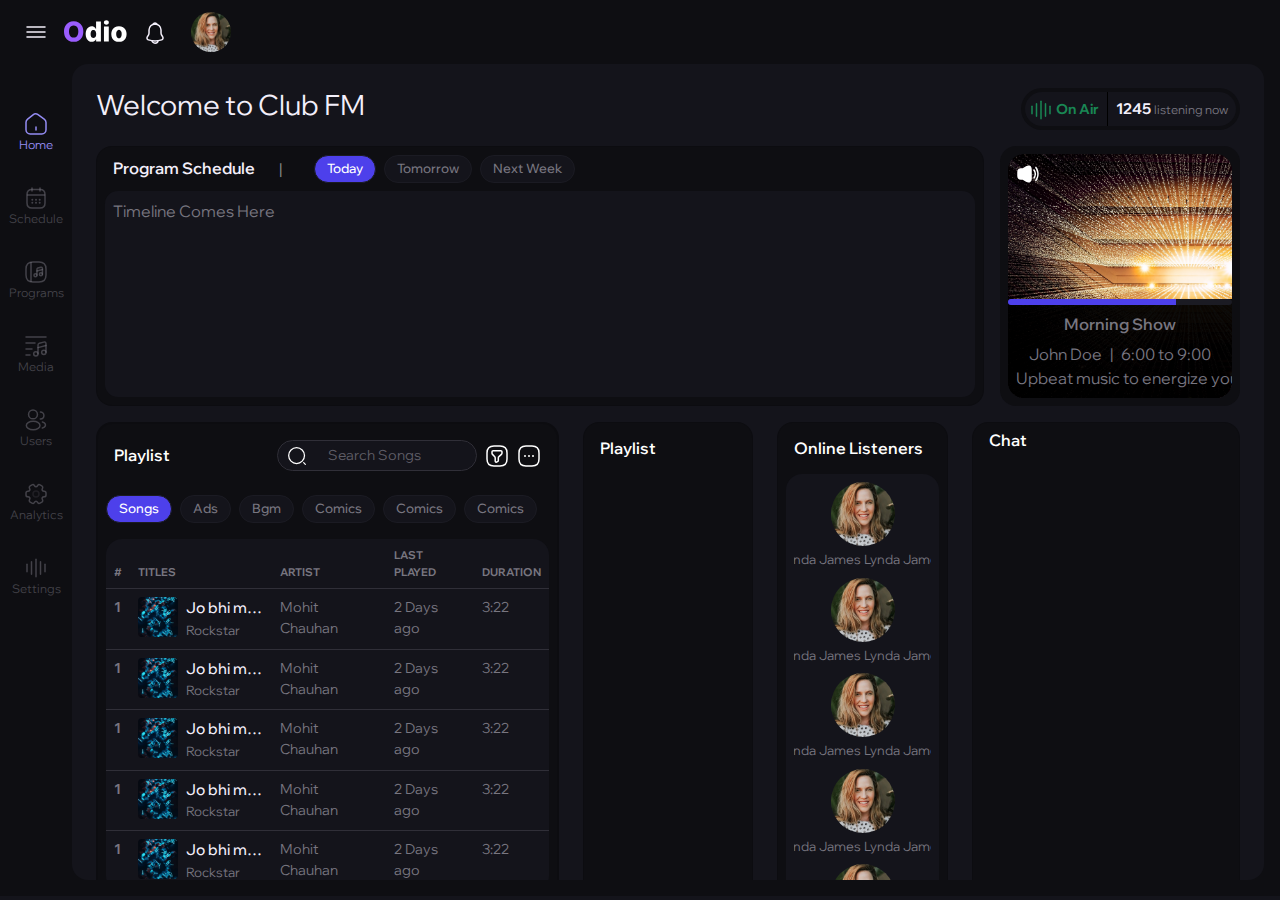
<file: index.html>
<!doctype html>
<html lang="en" data-bs-theme="dark">

<head>
    <meta charset="utf-8">
    <meta name="viewport" content="width=device-width, initial-scale=1">
    <title>Bootstrap demo</title>
    <link rel="stylesheet" href="scss/bootstrap/bootstrap.css">
    <link rel="stylesheet" href="scss/style.css">
</head>

<body>
    <div class="page-wrapper">
        <header class="main-header bg-dark-subtle">
            <svg class="ic-24 text-light">
                <use xlink:href="img/icon_sprite.svg#ic-menu" />
            </svg>
            <a href="/" class="main-logo">
                <img src="/img/logo.svg" alt="logo">
            </a>
            <div class="d-flex gap-4 align-items-center">
                <a href="" class="cursor-pointer">
                    <svg class="ic-24 text-light">
                        <use xlink:href="img/icon_sprite.svg#ic-bell" />
                    </svg>
                </a>
                <div class="dropdown">
                    <div class="avatar-5 cursor-pointer" type="button" data-bs-toggle="dropdown" aria-expanded="false">
                        <img src="img/avatar.jpeg" alt="avatar">
                    </div>
                    <ul class="dropdown-menu">
                        <li><a class="dropdown-item" href="#">Settings</a></li>
                        <li><a class="dropdown-item" href="#">Profile</a></li>
                        <li><a class="dropdown-item" href="#">Sign out</a></li>
                    </ul>
                </div>
            </div>
        </header>

        <section class="main-section bg-dark-subtle">
            <aside class="main-left-menu h-100 bg-dark-subtle">
                <ul class="main-menu pt-5">
                    <li class="active">
                        <a href="">
                            <svg class="ic-24">
                                <use xlink:href="img/icon_sprite.svg#ic-home" />
                            </svg>
                            Home
                        </a>
                    </li>
                    <li>
                        <a href="">
                            <svg class="ic-24">
                                <use xlink:href="img/icon_sprite.svg#ic-schedule" />
                            </svg>
                            Schedule
                        </a>
                    </li>
                    <li>
                        <a href="">
                            <svg class="ic-24">
                                <use xlink:href="img/icon_sprite.svg#ic-program" />
                            </svg>
                            Programs
                        </a>
                    </li>
                    <li>
                        <a href="">
                            <svg class="ic-24">
                                <use xlink:href="img/icon_sprite.svg#ic-media" />
                            </svg>
                            Media
                        </a>
                    </li>
                    <li>
                        <a href="">
                            <svg class="ic-24">
                                <use xlink:href="img/icon_sprite.svg#ic-users" />
                            </svg>
                            Users
                        </a>
                    </li>
                    <li>
                        <a href="">
                            <svg class="ic-24">
                                <use xlink:href="img/icon_sprite.svg#ic-settings" />
                            </svg>
                            Analytics
                        </a>
                    </li>
                    <li>
                        <a href="">
                            <svg class="ic-24">
                                <use xlink:href="img/icon_sprite.svg#ic-online" />
                            </svg>
                            Settings
                        </a>
                    </li>
                </ul>
            </aside>
            <section class="p-4 main-content bg-body page-dashboard">

                <div class="row align-items-center">
                    <div class="col-6">
                        <h3 class="fw-light text-light-emphasis">Welcome to Club FM</h3>
                    </div>
                    <div class="col-6 d-grid justify-content-end">
                        <div class="bg-dark-subtle p-1 rounded-5">
                            <div class="bg-body rounded-5 border-black border-1 auto-fr gap-1">
                                <div class="p-1">
                                    <svg class="ic-24 text-success">
                                        <use xlink:href="img/icon_sprite.svg#ic-online" />
                                    </svg>
                                    <span class="f-14 fw-bold text-success">On Air</span>
                                </div>
                                <div class="border-start border-black h-100 p-1 ps-2 pe-2">
                                    <span class="f-15 fw-bold text-light-emphasis">1245</span>
                                    <span class="f-12 text-body">listening now</span>
                                </div>
                            </div>
                        </div>
                    </div>
                </div>

                <div class="timeline-container">
                    <div class="timeline-wrapper">
                        <div class="box-style rounded-4 h-100 row-auto-fr">
                            <div class="px-3 pt-2 d-flex gap-4 justify-content-start align-items-center">
                                <h6 class="text-light-emphasis m-0">Program Schedule</h6>
                                <span class="text-white-50">|</span>
                                <div>
                                    <ul class="rounded-chips px-2">
                                        <li class="active">
                                            <a href="">Today</a>
                                        </li>
                                        <li>
                                            <a href="">Tomorrow</a>
                                        </li>
                                        <li>
                                            <a href="">Next Week</a>
                                        </li>
                                    </ul>
                                </div>
                            </div>
                            <div class="p-2">
                                <div class="bg-body rounded-3 border-black border-1 h-100 p-2">
                                    Timeline Comes Here
                                </div>
                            </div>
                        </div>
                    </div>
                    <!-- end timeline-wrapper -->

                    <div class="player-wrapper bg-dark-subtle p-2 rounded-4">
                        <div class="player-bg text-truncate" style="background-image: url(img/3.jpg);">
                            <button type="button" class="btn btn-icon-md">
                                <svg class="ic-24 text-white">
                                    <use xlink:href="img/icon_sprite.svg#ic-speaker" />
                                </svg>
                            </button>
                            <div class="player-content">
                                <div class="progress playing-progress" aria-valuenow="75" aria-valuemin="0"
                                    aria-valuemax="100">
                                    <div class="progress-bar w-75"></div>
                                </div>
                                <h6>Morning Show</h6>
                                <div class="d-flex gap-2 justify-content-center">
                                    <span>John Doe</span> <span>|</span> <span>6:00 to 9:00</span>
                                </div>
                                <p class="slide-left">Upbeat music to energize your morning.</p>
                            </div>
                        </div>
                    </div>
                    <!-- end timeline-wrapper -->
                </div>
                <!-- end  timeline-container-->

                <div class="row">
                    <div class="col-5">
                        <div class="box-style rounded-4 h-100">
                            <div class="box-style rounded-4 h-100">
                                <div class="px-3 pt-3 auto-fr justify-content-start align-items-center pb-4">
                                    <h6 class="text-white m-0">Playlist</h6>
                                    <div class="g-col align-items-center justify-content-end gap-2">
                                        <div class="search-style">
                                            <div class="icon-container">
                                                <svg class="ic-20 text-white">
                                                    <use xlink:href="img/icon_sprite.svg#ic-search" />
                                                </svg>
                                            </div>
                                            <input type="search" class="form-control form-control-sm" placeholder="Search Songs">
                                        </div>


                                        <svg class="ic-24 text-white">
                                            <use xlink:href="img/icon_sprite.svg#ic-filter" />
                                        </svg>
                                        <svg class="ic-24 text-white">
                                            <use xlink:href="img/icon_sprite.svg#ic-more-box" />
                                        </svg>
                                    </div>
                                </div>
                                <!-- end header -->
                                <ul class="rounded-chips px-2 pb-2">
                                    <li class="active">
                                        <a href="">Songs</a>
                                    </li>
                                    <li>
                                        <a href="">Ads</a>
                                    </li>
                                    <li>
                                        <a href="">Bgm</a>
                                    </li>
                                    <li>
                                        <a href="">Comics</a>
                                    </li>
                                    <li>
                                        <a href="">Comics</a>
                                    </li>
                                    <li>
                                        <a href="">Comics</a>
                                    </li>
                                </ul>
                                <!-- end chips -->
                                <div class="p-2">
                                    <div class="bg-body rounded-4 overflow-auto">
                                        <table class="table m-0">
                                            <thead class="f-11">
                                              <tr>
                                                <th scope="col">#</th>
                                                <th scope="col">TITLES</th>
                                                <th scope="col">ARTIST</th>
                                                <th scope="col">LAST PLAYED</th>
                                                <th scope="col">DURATION</th>
                                              </tr>
                                            </thead>
                                            <tbody class="f-14">
                                              <tr>
                                                <th scope="row">1</th>
                                                <td>
                                                    <div class="g-col justify-content-start gap-2">
                                                        <div class="box-img-5">
                                                            <img src="img/2.jpg">
                                                        </div>
                                                        <div class="text-truncate">
                                                            <div class="fw-medium f-15 text-light text-truncate">Jo bhi main</div>
                                                            <span class="f-13 text-body text-truncate">Rockstar</span>
                                                        </div>
                                                    </div>
                                                </td>
                                                <td>Mohit Chauhan</td>
                                                <td>2 Days ago</td>
                                                <td>3:22</td>
                                              </tr>
                                              <tr>
                                                <th scope="row">1</th>
                                                <td>
                                                    <div class="g-col justify-content-start gap-2">
                                                        <div class="box-img-5">
                                                            <img src="img/2.jpg">
                                                        </div>
                                                        <div class="text-truncate">
                                                            <div class="fw-medium f-15 text-light text-truncate">Jo bhi main</div>
                                                            <span class="f-13 text-body text-truncate">Rockstar</span>
                                                        </div>
                                                    </div>
                                                </td>
                                                <td>Mohit Chauhan</td>
                                                <td>2 Days ago</td>
                                                <td>3:22</td>
                                              </tr>
                                              <tr>
                                                <th scope="row">1</th>
                                                <td>
                                                    <div class="g-col justify-content-start gap-2">
                                                        <div class="box-img-5">
                                                            <img src="img/2.jpg">
                                                        </div>
                                                        <div class="text-truncate">
                                                            <div class="fw-medium f-15 text-light text-truncate">Jo bhi main</div>
                                                            <span class="f-13 text-body text-truncate">Rockstar</span>
                                                        </div>
                                                    </div>
                                                </td>
                                                <td>Mohit Chauhan</td>
                                                <td>2 Days ago</td>
                                                <td>3:22</td>
                                              </tr>
                                              <tr>
                                                <th scope="row">1</th>
                                                <td>
                                                    <div class="g-col justify-content-start gap-2">
                                                        <div class="box-img-5">
                                                            <img src="img/2.jpg">
                                                        </div>
                                                        <div class="text-truncate">
                                                            <div class="fw-medium f-15 text-light text-truncate">Jo bhi main</div>
                                                            <span class="f-13 text-body text-truncate">Rockstar</span>
                                                        </div>
                                                    </div>
                                                </td>
                                                <td>Mohit Chauhan</td>
                                                <td>2 Days ago</td>
                                                <td>3:22</td>
                                              </tr>
                                              <tr>
                                                <th scope="row">1</th>
                                                <td>
                                                    <div class="g-col justify-content-start gap-2">
                                                        <div class="box-img-5">
                                                            <img src="img/2.jpg">
                                                        </div>
                                                        <div class="text-truncate">
                                                            <div class="fw-medium f-15 text-light text-truncate">Jo bhi main</div>
                                                            <span class="f-13 text-body text-truncate">Rockstar</span>
                                                        </div>
                                                    </div>
                                                </td>
                                                <td>Mohit Chauhan</td>
                                                <td>2 Days ago</td>
                                                <td>3:22</td>
                                              </tr>
                                            </tbody>
                                          </table>
                                    </div>
                                </div>
                            </div>
                        </div>
                    </div>
                    <!-- end playlist -->

                    <div class="col-2">
                        <div class="box-style rounded-4 h-100">
                            <div class="px-3 pt-3 auto-fr justify-content-start align-items-center pb-3">
                                <h6 class="text-white m-0">Playlist</h6>
                            </div>
                        </div>
                    </div>

                    <div class="col-2">
                        <div class="box-style rounded-4 h-100 row-auto-fr">
                            <div class="px-3 pt-3 auto-fr justify-content-start align-items-center pb-2">
                                <h6 class="text-white m-0">Online Listeners</h6>
                            </div>
                            <div class="p-2">
                                <div class="bg-body rounded-4 overflow-auto h-100 users-avatar-list p-2">

                                    <div class="d-grid justify-items-center align-items-start gap-1 text-truncate">
                                        <div class="avatar-8 cursor-pointer" type="button" data-bs-toggle="dropdown" aria-expanded="false">
                                            <img src="img/avatar.jpeg" alt="avatar">
                                        </div>
                                        <div class="f-13 text-truncate">Lynda James Lynda James</div>
                                    </div>
                                    <div class="d-grid justify-items-center align-items-start gap-1 text-truncate">
                                        <div class="avatar-8 cursor-pointer" type="button" data-bs-toggle="dropdown" aria-expanded="false">
                                            <img src="img/avatar.jpeg" alt="avatar">
                                        </div>
                                        <div class="f-13 text-truncate">Lynda James Lynda James</div>
                                    </div>
                                    <div class="d-grid justify-items-center align-items-start gap-1 text-truncate">
                                        <div class="avatar-8 cursor-pointer" type="button" data-bs-toggle="dropdown" aria-expanded="false">
                                            <img src="img/avatar.jpeg" alt="avatar">
                                        </div>
                                        <div class="f-13 text-truncate">Lynda James Lynda James</div>
                                    </div>
                                    <div class="d-grid justify-items-center align-items-start gap-1 text-truncate">
                                        <div class="avatar-8 cursor-pointer" type="button" data-bs-toggle="dropdown" aria-expanded="false">
                                            <img src="img/avatar.jpeg" alt="avatar">
                                        </div>
                                        <div class="f-13 text-truncate">Lynda James Lynda James</div>
                                    </div>
                                    <div class="d-grid justify-items-center align-items-start gap-1 text-truncate">
                                        <div class="avatar-8 cursor-pointer" type="button" data-bs-toggle="dropdown" aria-expanded="false">
                                            <img src="img/avatar.jpeg" alt="avatar">
                                        </div>
                                        <div class="f-13 text-truncate">Lynda James Lynda James</div>
                                    </div>
                                    <div class="d-grid justify-items-center align-items-start gap-1 text-truncate">
                                        <div class="avatar-8 cursor-pointer" type="button" data-bs-toggle="dropdown" aria-expanded="false">
                                            <img src="img/avatar.jpeg" alt="avatar">
                                        </div>
                                        <div class="f-13 text-truncate">Lynda James Lynda James</div>
                                    </div>
                                    <div class="d-grid justify-items-center align-items-start gap-1 text-truncate">
                                        <div class="avatar-8 cursor-pointer" type="button" data-bs-toggle="dropdown" aria-expanded="false">
                                            <img src="img/avatar.jpeg" alt="avatar">
                                        </div>
                                        <div class="f-13 text-truncate">Lynda James Lynda James</div>
                                    </div>

                                </div>
                            </div>
                        </div>
                    </div>

                    <div class="col-3">
                        <div class="box-style rounded-4 h-100">
                            <div class="px-3 pt-2 auto-fr justify-content-start align-items-center pb-3">
                                <h6 class="text-white m-0">Chat</h6>
                            </div>
                        </div>
                    </div>
                </div>
            </section>
        </section>

    </div>
    <script src="https://cdn.jsdelivr.net/npm/bootstrap@5.3.0-alpha3/dist/js/bootstrap.bundle.min.js"
        integrity="sha384-ENjdO4Dr2bkBIFxQpeoTz1HIcje39Wm4jDKdf19U8gI4ddQ3GYNS7NTKfAdVQSZe"
        crossorigin="anonymous"></script>
</body>

</html>
</file>
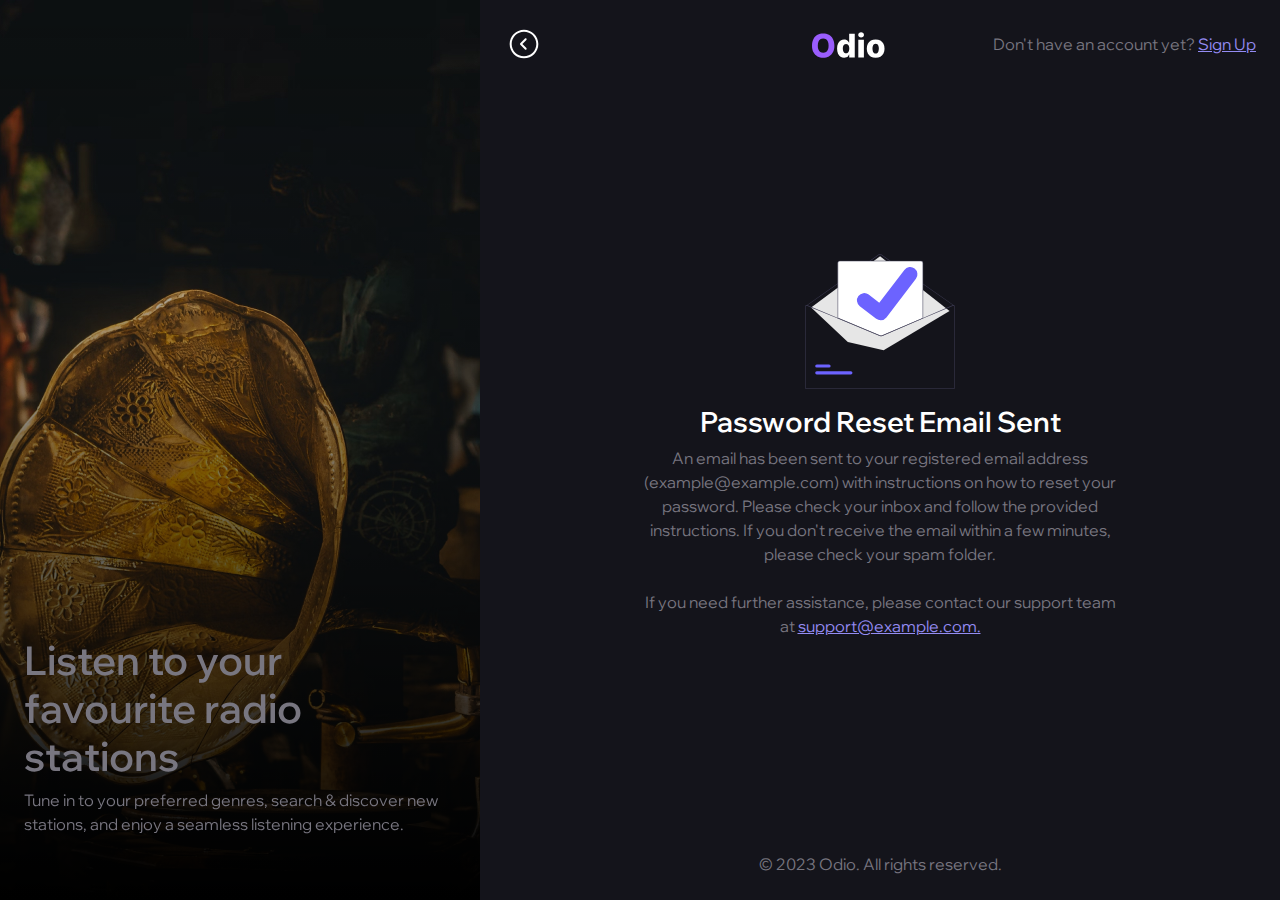
<file: forgot-after-clicking.html>
<!doctype html>
<html lang="en" data-bs-theme="dark">

<head>
    <meta charset="utf-8">
    <meta name="viewport" content="width=device-width, initial-scale=1">
    <title>Community</title>
    <link rel="stylesheet" href="scss/bootstrap/bootstrap.css">
    <link rel="stylesheet" href="scss/style.css">
</head>

<body>
    <div class="page-wrapper auth-container">
        <aside class="a-left-side">
            <div id="carouselExampleSlidesOnly" class="carousel slide" data-bs-ride="carousel">
                <div class="carousel-inner">
                    <div class="carousel-item active">
                        <img src="img/welcome-1.jpg" class="d-block w-100" alt="...">
                        <div class="a-left-side-inner">
                            <div>
                                <h1>Listen to your favourite radio stations</h1>
                                <p>Tune in to your preferred genres, search &  discover new stations, and enjoy a seamless listening experience. </p>
                            </div>
                        </div>
                    </div>
                    <div class="carousel-item">
                        <img src="img/welcome-2.jpg" class="d-block w-100" alt="...">
                        <div class="a-left-side-inner">
                            <div>
                                <h1>Create and manage your own online radio station</h1>
                                <p>Unleash your creativity and embark on an exciting journey of creating your own online radio station.</p>
                            </div>
                        </div>
                    </div>
                    <div class="carousel-item">
                        <img src="img/welcome-3.jpg" class="d-block w-100" alt="...">
                        <div class="a-left-side-inner">
                            <div>
                                <h1>Get connected with your audience</h1>
                                <p>Connect with your audience in real-time through chat and engage them in meaningful conversations during live broadcasts.</p>
                            </div>
                        </div>
                    </div>
                </div>
            </div>
        </aside>
        <main class="auth-content">
            <header class="justify-items-center align-items-center">
                <button type="button" class="btn btn-icon-md justify-self-start">
                    <svg class="ic-32 text-white">
                        <use xlink:href="img/icon_sprite.svg#ic-arrow-back" />
                    </svg>
                </button>
                <a href="/" class="main-logo">
                    <img src="/img/logo.svg" alt="logo">
                </a>
                <div class="">Don't have an account yet? <a href=""> Sign Up</a></div>
            </header>
            <section class="auth-content-wrapper">
                <div class="auth-content-inner">
                    <div>
                        <div class="w-150 m-auto pb-3">
                            <img src="img/mail-sent.svg" alt="" class="w-100">
                        </div>
                        <h3 class="text-body-emphasis text-center">Password Reset Email Sent</h3>
                        <p class="text-center pb-4">
                            An email has been sent to your registered email address (example@example.com) with instructions on how to reset your password. 
                            Please check your inbox and follow the provided instructions. If you don't receive the email within a few minutes, please check your spam folder.
                        </p>
                        <p class="text-center pb-4">If you need further assistance, please contact our support team at <a href="">support@example.com.</a></p>
                    </div>
                </div>
            </section>
            <footer>
                <p class="text-center mb-0">© 2023 Odio. All rights reserved.</p>
            </footer>
        </main>
    </div>
    <script src="https://cdn.jsdelivr.net/npm/bootstrap@5.3.0-alpha3/dist/js/bootstrap.bundle.min.js"
        integrity="sha384-ENjdO4Dr2bkBIFxQpeoTz1HIcje39Wm4jDKdf19U8gI4ddQ3GYNS7NTKfAdVQSZe"
        crossorigin="anonymous"></script>
</body>

</html>
</file>
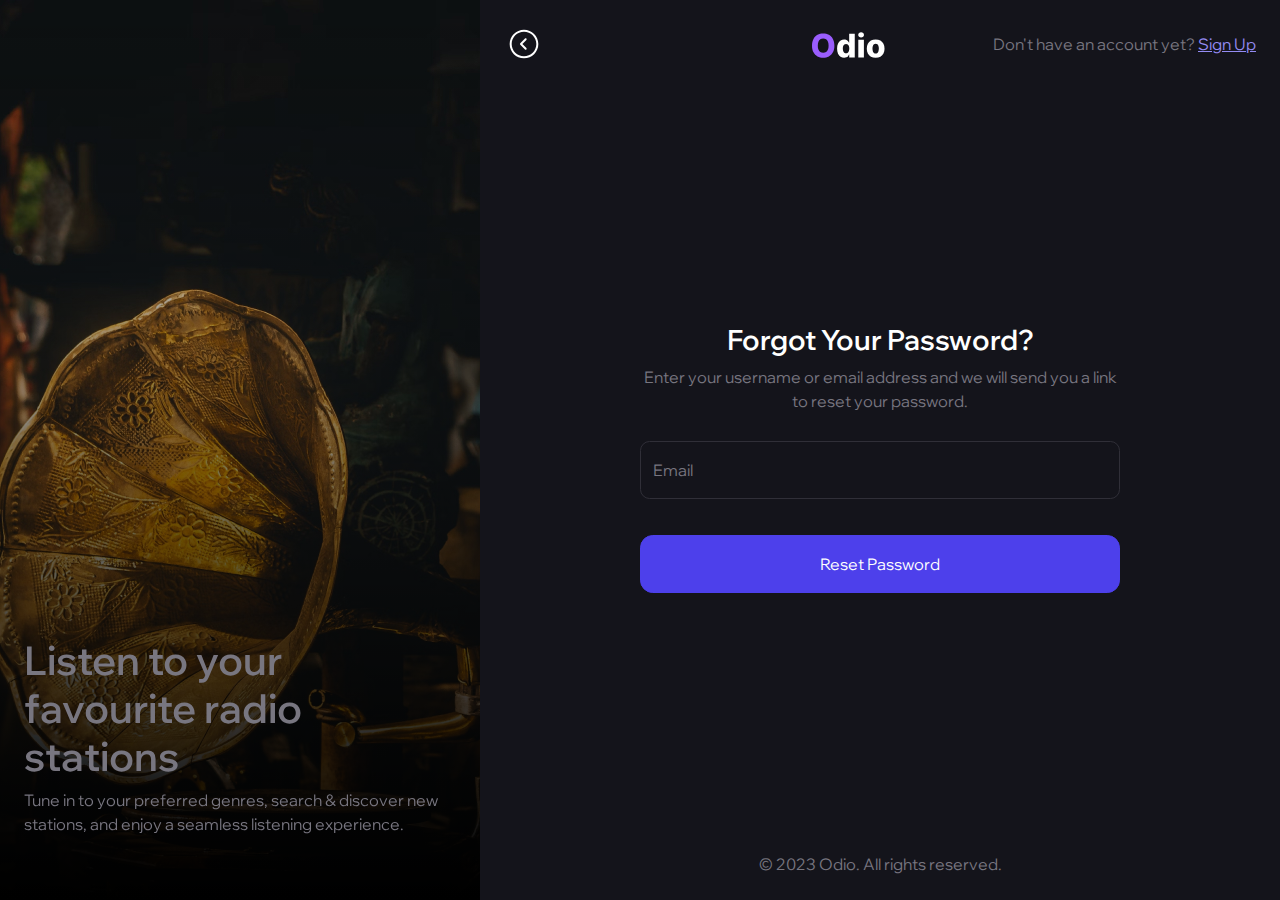
<file: forgot.html>
<!doctype html>
<html lang="en" data-bs-theme="dark">

<head>
    <meta charset="utf-8">
    <meta name="viewport" content="width=device-width, initial-scale=1">
    <title>Community</title>
    <link rel="stylesheet" href="scss/bootstrap/bootstrap.css">
    <link rel="stylesheet" href="scss/style.css">
</head>

<body>
    <div class="page-wrapper auth-container">
        <aside class="a-left-side">
            <div id="carouselExampleSlidesOnly" class="carousel slide" data-bs-ride="carousel">
                <div class="carousel-inner">
                    <div class="carousel-item active">
                        <img src="img/welcome-1.jpg" class="d-block w-100" alt="...">
                        <div class="a-left-side-inner">
                            <div>
                                <h1>Listen to your favourite radio stations</h1>
                                <p>Tune in to your preferred genres, search &  discover new stations, and enjoy a seamless listening experience. </p>
                            </div>
                        </div>
                    </div>
                    <div class="carousel-item">
                        <img src="img/welcome-2.jpg" class="d-block w-100" alt="...">
                        <div class="a-left-side-inner">
                            <div>
                                <h1>Create and manage your own online radio station</h1>
                                <p>Unleash your creativity and embark on an exciting journey of creating your own online radio station.</p>
                            </div>
                        </div>
                    </div>
                    <div class="carousel-item">
                        <img src="img/welcome-3.jpg" class="d-block w-100" alt="...">
                        <div class="a-left-side-inner">
                            <div>
                                <h1>Get connected with your audience</h1>
                                <p>Connect with your audience in real-time through chat and engage them in meaningful conversations during live broadcasts.</p>
                            </div>
                        </div>
                    </div>
                </div>
            </div>
        </aside>
        <main class="auth-content">
            <header class="justify-items-center align-items-center">
                <button type="button" class="btn btn-icon-md justify-self-start">
                    <svg class="ic-32 text-white">
                        <use xlink:href="img/icon_sprite.svg#ic-arrow-back" />
                    </svg>
                </button>
                <a href="/" class="main-logo">
                    <img src="/img/logo.svg" alt="logo">
                </a>
                <div class="">Don't have an account yet? <a href=""> Sign Up</a></div>
            </header>
            <section class="auth-content-wrapper">
                <div class="auth-content-inner">
                    <div>
                        <h3 class="text-body-emphasis text-center">Forgot Your Password?</h3>
                        <p class="text-center pb-4">
                            Enter your username or email address and we will send you a link to reset your password.
                        </p>
                    </div>
                    <div class="form-floating mb-3">
                        <input type="email" class="form-control" id="floatingInput" placeholder="name@example.com">
                        <label for="floatingInput">Email</label>
                    </div>
                    <div class="pt-3">
                        <button type="button" class="btn btn-primary btn-lg w-100 f-16 py-3">Reset Password</button>
                    </div>
                </div>
            </section>
            <footer>
                <p class="text-center mb-0">© 2023 Odio. All rights reserved.</p>
            </footer>
        </main>
    </div>
    <script src="https://cdn.jsdelivr.net/npm/bootstrap@5.3.0-alpha3/dist/js/bootstrap.bundle.min.js"
        integrity="sha384-ENjdO4Dr2bkBIFxQpeoTz1HIcje39Wm4jDKdf19U8gI4ddQ3GYNS7NTKfAdVQSZe"
        crossorigin="anonymous"></script>
</body>

</html>
</file>
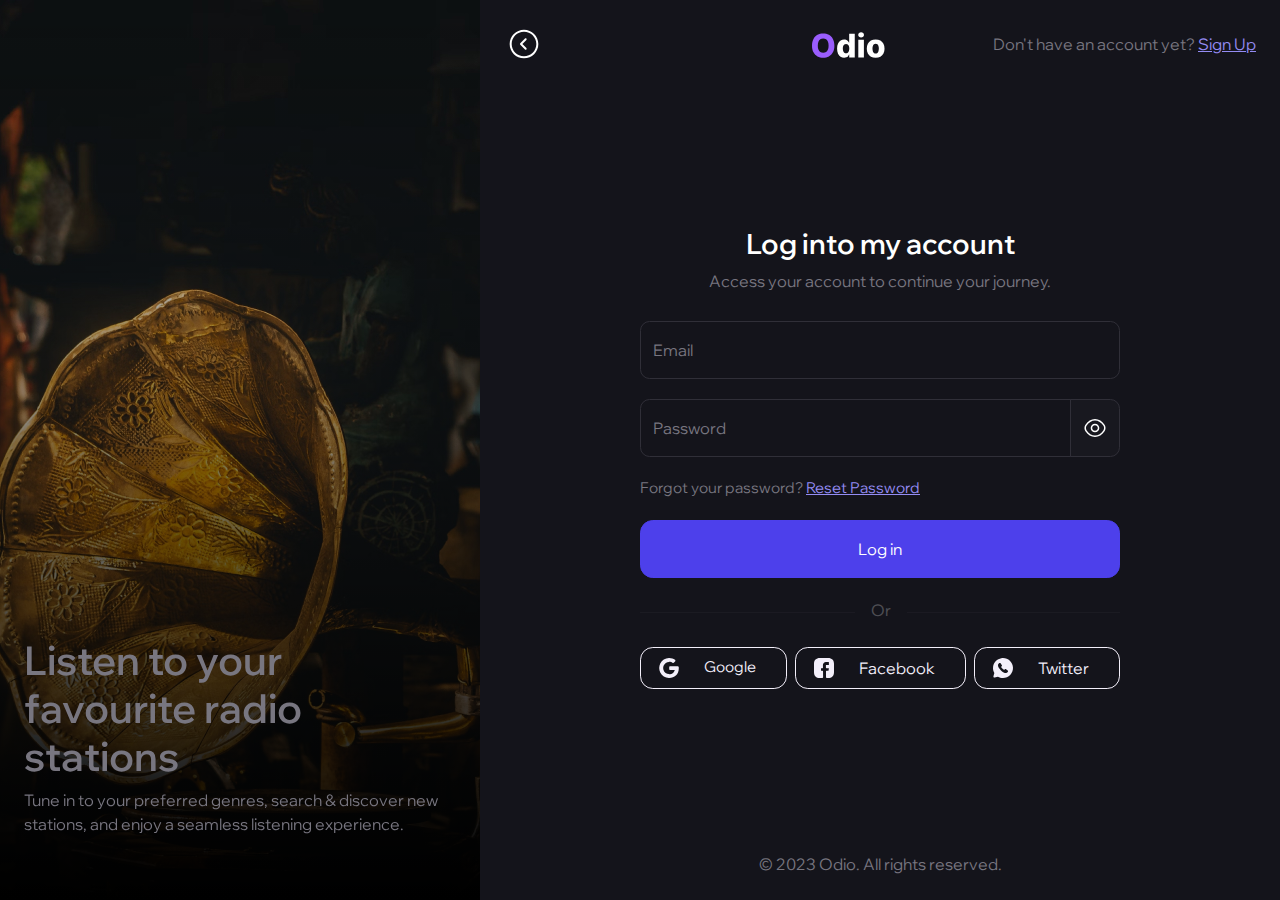
<file: login.html>
<!doctype html>
<html lang="en" data-bs-theme="dark">

<head>
    <meta charset="utf-8">
    <meta name="viewport" content="width=device-width, initial-scale=1">
    <title>Community</title>
    <link rel="stylesheet" href="scss/bootstrap/bootstrap.css">
    <link rel="stylesheet" href="scss/style.css">
</head>

<body>
    <div class="page-wrapper auth-container">
        <aside class="a-left-side">
            <div id="carouselExampleSlidesOnly" class="carousel slide" data-bs-ride="carousel">
                <div class="carousel-inner">
                    <div class="carousel-item active">
                        <img src="img/welcome-1.jpg" class="d-block w-100" alt="...">
                        <div class="a-left-side-inner">
                            <div>
                                <h1>Listen to your favourite radio stations</h1>
                                <p>Tune in to your preferred genres, search &  discover new stations, and enjoy a seamless listening experience. </p>
                            </div>
                        </div>
                    </div>
                    <div class="carousel-item">
                        <img src="img/welcome-2.jpg" class="d-block w-100" alt="...">
                        <div class="a-left-side-inner">
                            <div>
                                <h1>Create and manage your own online radio station</h1>
                                <p>Unleash your creativity and embark on an exciting journey of creating your own online radio station.</p>
                            </div>
                        </div>
                    </div>
                    <div class="carousel-item">
                        <img src="img/welcome-3.jpg" class="d-block w-100" alt="...">
                        <div class="a-left-side-inner">
                            <div>
                                <h1>Get connected with your audience</h1>
                                <p>Connect with your audience in real-time through chat and engage them in meaningful conversations during live broadcasts.</p>
                            </div>
                        </div>
                    </div>
                </div>
            </div>
        </aside>
        <main class="auth-content">
            <header class="justify-items-center align-items-center">
                <button type="button" class="btn btn-icon-md justify-self-start">
                    <svg class="ic-32 text-white">
                        <use xlink:href="img/icon_sprite.svg#ic-arrow-back" />
                    </svg>
                </button>
                <a href="/" class="main-logo">
                    <img src="/img/logo.svg" alt="logo">
                </a>
                <div class="">Don't have an account yet? <a href=""> Sign Up</a></div>
            </header>
            <section class="auth-content-wrapper">
                <div class="auth-content-inner">
                    <div>
                        <h3 class="text-body-emphasis text-center">Log into my account</h3>
                        <p class="text-center pb-4">
                            Access your account to continue your journey.
                        </p>
                    </div>
                    <div class="form-floating mb-3">
                        <input type="email" class="form-control" id="floatingInput" placeholder="name@example.com">
                        <label for="floatingInput">Email</label>
                    </div>
                    <div class="input-group mb-3">
                        <div class="form-floating">
                            <input type="password" class="form-control" id="floatingInputGroup1" placeholder="Password">
                            <label for="floatingInputGroup1">Password</label>
                        </div>
                        <span class="input-group-text" role="button">
                            <svg class="ic-24 text-white">
                                <use xlink:href="img/icon_sprite.svg#ic-eye" />
                            </svg>
                        </span>
                    </div>
                    <p class="f-15">Forgot your password? <a href="">Reset Password</a></p>
                    <div class="pt-3">
                        <button type="button" class="btn btn-primary btn-lg w-100 f-16 py-3">Log in</button>
                    </div>
                    <hr class="divider">
                    <div class="social-btns">
                        <button
                            type="button"
                            class="btn btn-outline-light btn-lg w-100 f-15 py-2 btn-auto-fr"
                        >
                            <svg class="ic-24">
                                <use xlink:href="img/icon_sprite.svg#ic-google" />
                            </svg>
                            Google
                        </button>
                        <button type="button" class="btn btn-outline-light btn-lg w-100 f-16 py-2 btn-auto-fr">
                            <svg class="ic-24">
                                <use xlink:href="img/icon_sprite.svg#ic-facebook" />
                            </svg>
                            Facebook
                        </button>
                        <button type="button" class="btn btn-outline-light btn-lg w-100 f-16 py-2 btn-auto-fr">
                            <svg class="ic-24">
                                <use xlink:href="img/icon_sprite.svg#ic-twitter" />
                            </svg>
                            Twitter
                        </button>
                    </div>
                </div>
            </section>
            <footer>
                <p class="text-center mb-0">© 2023 Odio. All rights reserved.</p>
            </footer>
        </main>
    </div>
    <script src="https://cdn.jsdelivr.net/npm/bootstrap@5.3.0-alpha3/dist/js/bootstrap.bundle.min.js"
        integrity="sha384-ENjdO4Dr2bkBIFxQpeoTz1HIcje39Wm4jDKdf19U8gI4ddQ3GYNS7NTKfAdVQSZe"
        crossorigin="anonymous"></script>
</body>

</html>
</file>
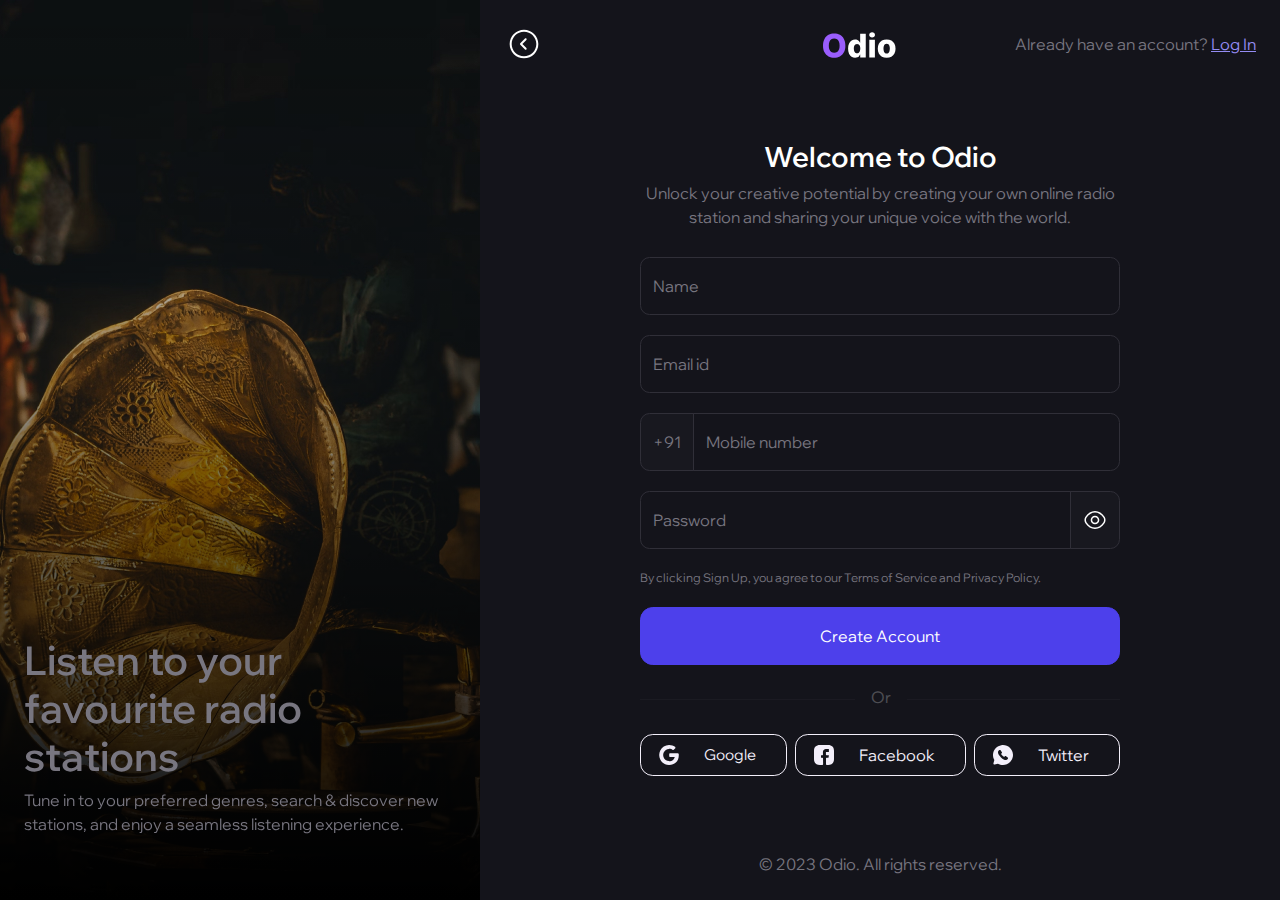
<file: register.html>
<!doctype html>
<html lang="en" data-bs-theme="dark">

<head>
    <meta charset="utf-8">
    <meta name="viewport" content="width=device-width, initial-scale=1">
    <title>Community</title>
    <link rel="stylesheet" href="scss/bootstrap/bootstrap.css">
    <link rel="stylesheet" href="scss/style.css">
</head>

<body>
    <div class="page-wrapper auth-container">
        <aside class="a-left-side">
            <div id="carouselExampleSlidesOnly" class="carousel slide" data-bs-ride="carousel">
                <div class="carousel-inner">
                    <div class="carousel-item active">
                        <img src="img/welcome-1.jpg" class="d-block w-100" alt="...">
                        <div class="a-left-side-inner">
                            <div>
                                <h1>Listen to your favourite radio stations</h1>
                                <p>Tune in to your preferred genres, search &  discover new stations, and enjoy a seamless listening experience. </p>
                            </div>
                        </div>
                    </div>
                    <div class="carousel-item">
                        <img src="img/welcome-2.jpg" class="d-block w-100" alt="...">
                        <div class="a-left-side-inner">
                            <div>
                                <h1>Create and manage your own online radio station</h1>
                                <p>Unleash your creativity and embark on an exciting journey of creating your own online radio station.</p>
                            </div>
                        </div>
                    </div>
                    <div class="carousel-item">
                        <img src="img/welcome-3.jpg" class="d-block w-100" alt="...">
                        <div class="a-left-side-inner">
                            <div>
                                <h1>Get connected with your audience</h1>
                                <p>Connect with your audience in real-time through chat and engage them in meaningful conversations during live broadcasts.</p>
                            </div>
                        </div>
                    </div>
                </div>
            </div>
        </aside>
        <main class="auth-content">
            <header class="justify-items-center align-items-center">
                <button type="button" class="btn btn-icon-md justify-self-start">
                    <svg class="ic-32 text-white">
                        <use xlink:href="img/icon_sprite.svg#ic-arrow-back" />
                    </svg>
                </button>
                <a href="/" class="main-logo">
                    <img src="/img/logo.svg" alt="logo">
                </a>
                <div class="">Already have an account? <a href="">Log In</a></div>
            </header>
            <section class="auth-content-wrapper">
                <div class="auth-content-inner">
                    <div>
                        <h3 class="text-body-emphasis text-center">Welcome to Odio</h3>
                        <p class="text-center pb-4">
                            Unlock your creative potential by creating your own online radio station and sharing your unique voice with the world.
                        </p>
                    </div>
                    <div class="form-floating mb-3">
                        <input type="text" class="form-control" id="floatingInput" placeholder="name@example.com">
                        <label for="floatingInput">Name</label>
                    </div>
                    <div class="form-floating mb-3">
                        <input type="email" class="form-control" id="floatingInput" placeholder="name@example.com">
                        <label for="floatingInput">Email id</label>
                    </div>
                    <div class="input-group mb-3">
                        <span class="input-group-text">
                            +91
                        </span>
                        <div class="form-floating">
                            <input type="text" class="form-control" id="floatingInputGroup1" placeholder="Mobile number">
                            <label for="floatingInputGroup1">Mobile number</label>
                        </div>
                    </div>
                    <div class="input-group mb-3">
                        <div class="form-floating">
                            <input type="password" class="form-control" id="floatingInputGroup1" placeholder="Password">
                            <label for="floatingInputGroup1">Password</label>
                        </div>
                        <span class="input-group-text" role="button">
                            <svg class="ic-24 text-white">
                                <use xlink:href="img/icon_sprite.svg#ic-eye" />
                            </svg>
                        </span>
                    </div>
                    <p class="f-12">By clicking Sign Up, you agree to our Terms of Service and Privacy Policy.</p>
                    <div class="pt-3">
                        <button type="button" class="btn btn-primary btn-lg w-100 f-16 py-3">Create Account</button>
                    </div>
                    <hr class="divider">
                    <div class="social-btns">
                        <button
                            type="button"
                            class="btn btn-outline-light btn-lg w-100 f-15 py-2 btn-auto-fr"
                        >
                            <svg class="ic-24">
                                <use xlink:href="img/icon_sprite.svg#ic-google" />
                            </svg>
                            Google
                        </button>
                        <button type="button" class="btn btn-outline-light btn-lg w-100 f-16 py-2 btn-auto-fr">
                            <svg class="ic-24">
                                <use xlink:href="img/icon_sprite.svg#ic-facebook" />
                            </svg>
                            Facebook
                        </button>
                        <button type="button" class="btn btn-outline-light btn-lg w-100 f-16 py-2 btn-auto-fr">
                            <svg class="ic-24">
                                <use xlink:href="img/icon_sprite.svg#ic-twitter" />
                            </svg>
                            Twitter
                        </button>
                    </div>
                </div>
            </section>
            <footer>
                <p class="text-center mb-0">© 2023 Odio. All rights reserved.</p>
            </footer>
        </main>
    </div>
    <script src="https://cdn.jsdelivr.net/npm/bootstrap@5.3.0-alpha3/dist/js/bootstrap.bundle.min.js"
        integrity="sha384-ENjdO4Dr2bkBIFxQpeoTz1HIcje39Wm4jDKdf19U8gI4ddQ3GYNS7NTKfAdVQSZe"
        crossorigin="anonymous"></script>
</body>

</html>
</file>
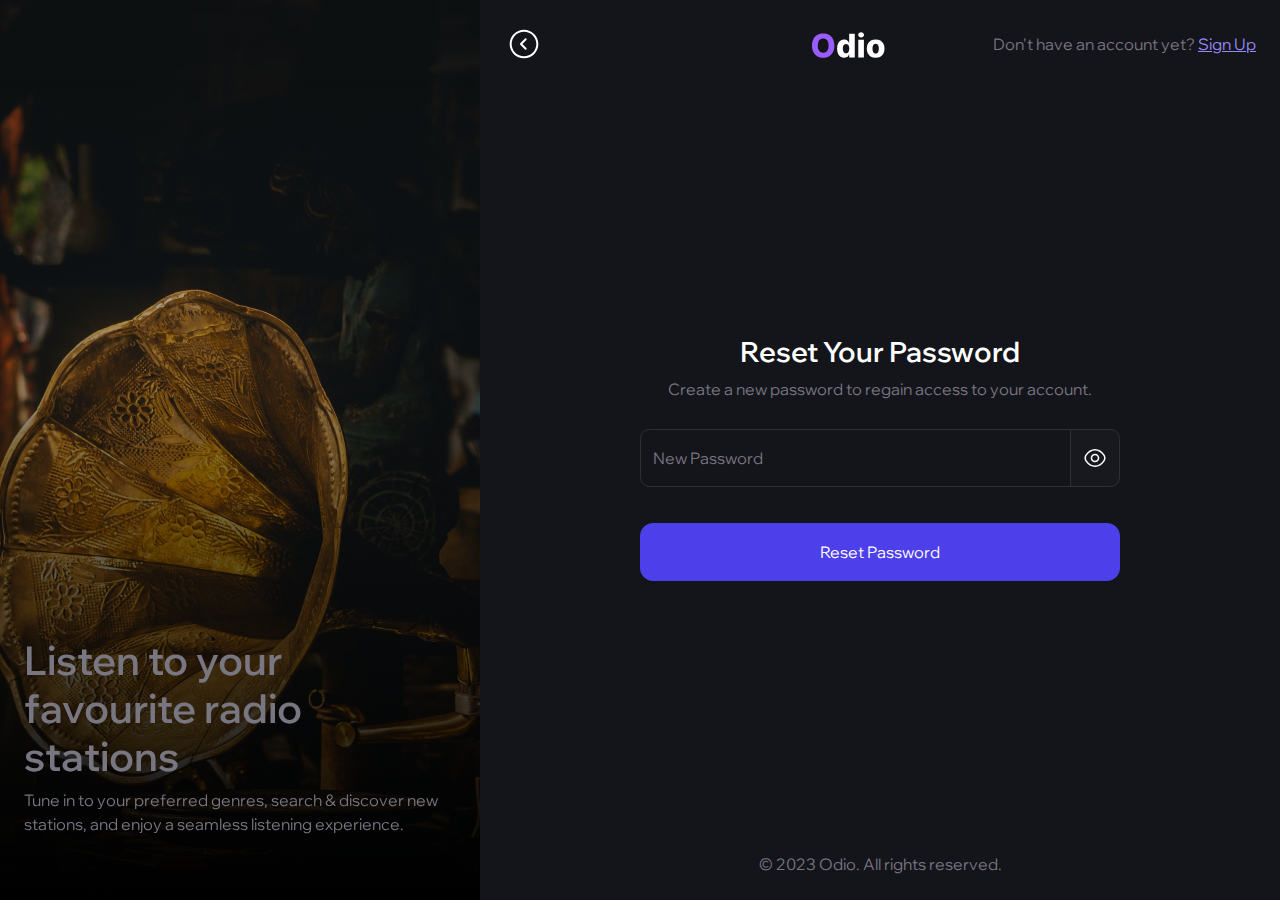
<file: reset-password.html>
<!doctype html>
<html lang="en" data-bs-theme="dark">

<head>
    <meta charset="utf-8">
    <meta name="viewport" content="width=device-width, initial-scale=1">
    <title>Community</title>
    <link rel="stylesheet" href="scss/bootstrap/bootstrap.css">
    <link rel="stylesheet" href="scss/style.css">
</head>

<body>
    <div class="page-wrapper auth-container">
        <aside class="a-left-side">
            <div id="carouselExampleSlidesOnly" class="carousel slide" data-bs-ride="carousel">
                <div class="carousel-inner">
                    <div class="carousel-item active">
                        <img src="img/welcome-1.jpg" class="d-block w-100" alt="...">
                        <div class="a-left-side-inner">
                            <div>
                                <h1>Listen to your favourite radio stations</h1>
                                <p>Tune in to your preferred genres, search &  discover new stations, and enjoy a seamless listening experience. </p>
                            </div>
                        </div>
                    </div>
                    <div class="carousel-item">
                        <img src="img/welcome-2.jpg" class="d-block w-100" alt="...">
                        <div class="a-left-side-inner">
                            <div>
                                <h1>Create and manage your own online radio station</h1>
                                <p>Unleash your creativity and embark on an exciting journey of creating your own online radio station.</p>
                            </div>
                        </div>
                    </div>
                    <div class="carousel-item">
                        <img src="img/welcome-3.jpg" class="d-block w-100" alt="...">
                        <div class="a-left-side-inner">
                            <div>
                                <h1>Get connected with your audience</h1>
                                <p>Connect with your audience in real-time through chat and engage them in meaningful conversations during live broadcasts.</p>
                            </div>
                        </div>
                    </div>
                </div>
            </div>
        </aside>
        <main class="auth-content">
            <header class="justify-items-center align-items-center">
                <button type="button" class="btn btn-icon-md justify-self-start">
                    <svg class="ic-32 text-white">
                        <use xlink:href="img/icon_sprite.svg#ic-arrow-back" />
                    </svg>
                </button>
                <a href="/" class="main-logo">
                    <img src="/img/logo.svg" alt="logo">
                </a>
                <div class="">Don't have an account yet? <a href=""> Sign Up</a></div>
            </header>
            <section class="auth-content-wrapper">
                <div class="auth-content-inner">
                    <div>
                        <h3 class="text-body-emphasis text-center">Reset Your Password</h3>
                        <p class="text-center pb-4">
                            Create a new password to regain access to your account.
                        </p>
                    </div>
                    <div class="input-group mb-3">
                        <div class="form-floating">
                            <input type="password" class="form-control" id="floatingInputGroup1" placeholder="New Password">
                            <label for="floatingInputGroup1">New Password</label>
                        </div>
                        <span class="input-group-text" role="button">
                            <svg class="ic-24 text-white">
                                <use xlink:href="img/icon_sprite.svg#ic-eye" />
                            </svg>
                        </span>
                    </div>
                    <div class="pt-3">
                        <button type="button" class="btn btn-primary btn-lg w-100 f-16 py-3">Reset Password</button>
                    </div>
                </div>
            </section>
            <footer>
                <p class="text-center mb-0">© 2023 Odio. All rights reserved.</p>
            </footer>
        </main>
    </div>
    <script src="https://cdn.jsdelivr.net/npm/bootstrap@5.3.0-alpha3/dist/js/bootstrap.bundle.min.js"
        integrity="sha384-ENjdO4Dr2bkBIFxQpeoTz1HIcje39Wm4jDKdf19U8gI4ddQ3GYNS7NTKfAdVQSZe"
        crossorigin="anonymous"></script>
</body>

</html>
</file>
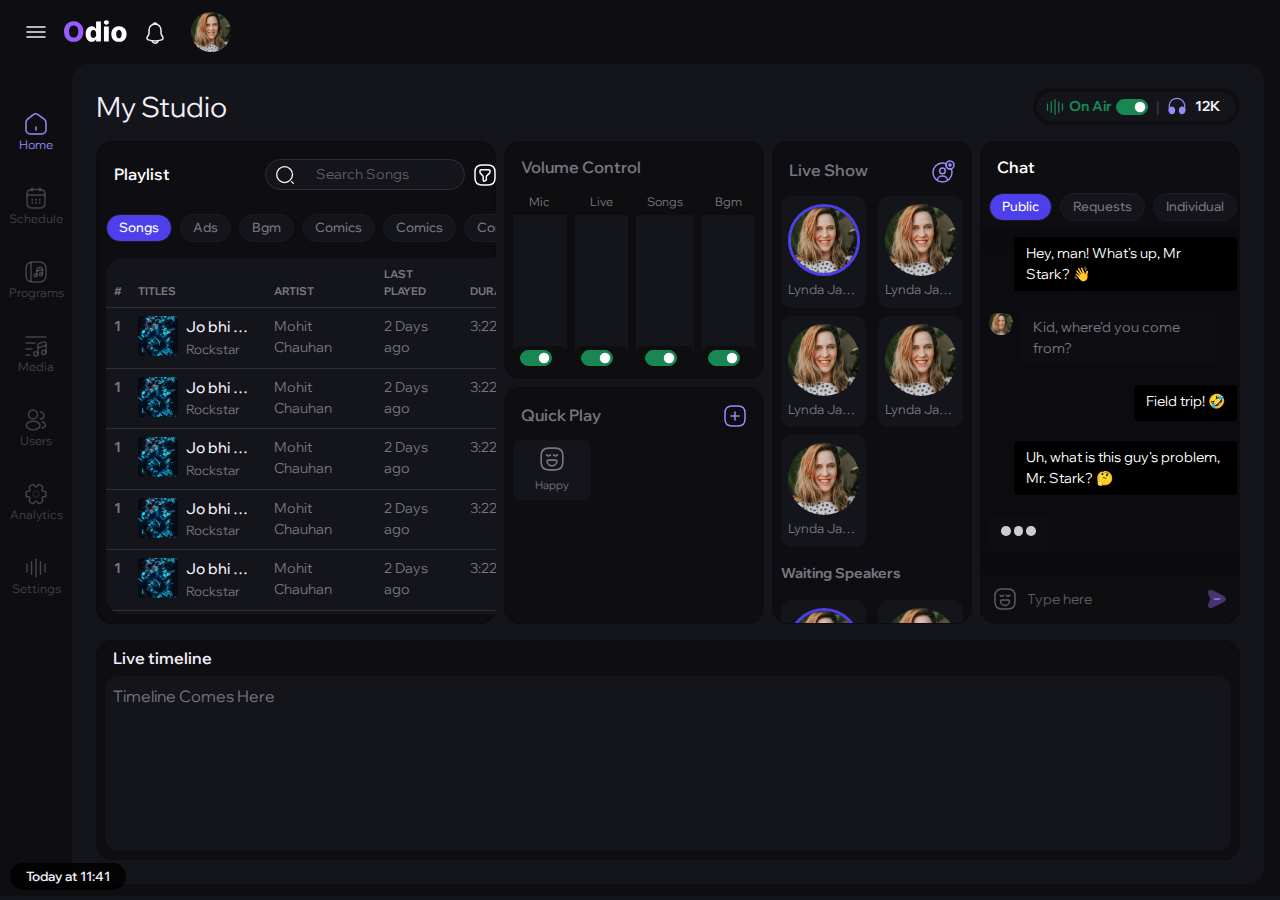
<file: studio.html>
<!doctype html>
<html lang="en" data-bs-theme="dark">

<head>
    <meta charset="utf-8">
    <meta name="viewport" content="width=device-width, initial-scale=1">
    <title>Bootstrap demo</title>
    <link rel="stylesheet" href="scss/bootstrap/bootstrap.css">
    <link rel="stylesheet" href="scss/style.css">
</head>

<body>
    <div class="page-wrapper">
        <header class="main-header bg-dark-subtle">
            <svg class="ic-24 text-light">
                <use xlink:href="img/icon_sprite.svg#ic-menu" />
            </svg>
            <a href="/" class="main-logo">
                <img src="/img/logo.svg" alt="logo">
            </a>
            <div class="d-flex gap-4 align-items-center">
                <a href="" class="cursor-pointer">
                    <svg class="ic-24 text-light">
                        <use xlink:href="img/icon_sprite.svg#ic-bell" />
                    </svg>
                </a>
                <div class="dropdown">
                    <div class="avatar-5 cursor-pointer" type="button" data-bs-toggle="dropdown" aria-expanded="false">
                        <img src="img/avatar.jpeg" alt="avatar">
                    </div>
                    <ul class="dropdown-menu">
                        <li><a class="dropdown-item" href="#">Settings</a></li>
                        <li><a class="dropdown-item" href="#">Profile</a></li>
                        <li><a class="dropdown-item" href="#">Sign out</a></li>
                    </ul>
                </div>
            </div>
        </header>

        <section class="main-section bg-dark-subtle">
            <aside class="main-left-menu h-100 bg-dark-subtle">
                <ul class="main-menu pt-5">
                    <li class="active">
                        <a href="">
                            <svg class="ic-24">
                                <use xlink:href="img/icon_sprite.svg#ic-home" />
                            </svg>
                            Home
                        </a>
                    </li>
                    <li>
                        <a href="">
                            <svg class="ic-24">
                                <use xlink:href="img/icon_sprite.svg#ic-schedule" />
                            </svg>
                            Schedule
                        </a>
                    </li>
                    <li>
                        <a href="">
                            <svg class="ic-24">
                                <use xlink:href="img/icon_sprite.svg#ic-program" />
                            </svg>
                            Programs
                        </a>
                    </li>
                    <li>
                        <a href="">
                            <svg class="ic-24">
                                <use xlink:href="img/icon_sprite.svg#ic-media" />
                            </svg>
                            Media
                        </a>
                    </li>
                    <li>
                        <a href="">
                            <svg class="ic-24">
                                <use xlink:href="img/icon_sprite.svg#ic-users" />
                            </svg>
                            Users
                        </a>
                    </li>
                    <li>
                        <a href="">
                            <svg class="ic-24">
                                <use xlink:href="img/icon_sprite.svg#ic-settings" />
                            </svg>
                            Analytics
                        </a>
                    </li>
                    <li>
                        <a href="">
                            <svg class="ic-24">
                                <use xlink:href="img/icon_sprite.svg#ic-online" />
                            </svg>
                            Settings
                        </a>
                    </li>
                </ul>
            </aside>
            <section class="main-content page-studio">

                <div class="row align-items-center">
                    <div class="col-6">
                        <h3 class="fw-light text-light-emphasis m-0">My Studio</h3>
                    </div>
                    <div class="col-6 d-grid justify-content-end">
                        <div class="bg-dark-subtle p-1 rounded-5">
                            <div class="bg-body rounded-5 border-black border-1 g-col align-items-center">
                                <div class="g-col gap-1 align-items-center ps-2">
                                    <svg class="ic-20 text-success">
                                        <use xlink:href="img/icon_sprite.svg#ic-online" />
                                    </svg>
                                    <span class="f-14 fw-bold text-success">On Air</span>
                                    <div class="form-check form-switch m-0">
                                        <input class="form-check-input" type="checkbox" role="switch" id="flexSwitchCheckChecked" checked>
                                    </div>
                                </div>
                                <span class="text-body-tertiary">|</span>
                                <div class="h-100 p-1 ps-2 pe-3 g-col gap-2">
                                    <svg class="ic-20 text-primary-emphasis">
                                        <use xlink:href="img/icon_sprite.svg#ic-headphone" />
                                    </svg>
                                    <span class="f-14 fw-bold text-light-emphasis">12K</span>
                                </div>
                            </div>
                        </div>
                    </div>
                </div>
                <!-- end header -->

                <div class="studio-main overflow-auto">
                    <div class="overflow-auto">
                        <div class="box-style rounded-4 h-100">
                            <div class="box-style rounded-4 h-100 row-auto-auto-fr">
                                <div class="px-3 pt-3 auto-fr justify-content-start align-items-center pb-4">
                                    <h6 class="text-white m-0">Playlist</h6>
                                    <div class="g-col align-items-center justify-content-end gap-2">
                                        <div class="search-style">
                                            <div class="icon-container">
                                                <svg class="ic-20 text-white">
                                                    <use xlink:href="img/icon_sprite.svg#ic-search" />
                                                </svg>
                                            </div>
                                            <input type="search" class="form-control form-control-sm" placeholder="Search Songs">
                                        </div>
                                        <svg class="ic-24 text-white">
                                            <use xlink:href="img/icon_sprite.svg#ic-filter" />
                                        </svg>
                                        <svg class="ic-24 text-white">
                                            <use xlink:href="img/icon_sprite.svg#ic-more-box" />
                                        </svg>
                                    </div>
                                </div>
                                <!-- end header -->
                                <ul class="rounded-chips px-2 pb-2">
                                    <li class="active">
                                        <a href="">Songs</a>
                                    </li>
                                    <li>
                                        <a href="">Ads</a>
                                    </li>
                                    <li>
                                        <a href="">Bgm</a>
                                    </li>
                                    <li>
                                        <a href="">Comics</a>
                                    </li>
                                    <li>
                                        <a href="">Comics</a>
                                    </li>
                                    <li>
                                        <a href="">Comics</a>
                                    </li>
                                </ul>
                                <!-- end chips -->
                                <div class="p-2 h-100-auto">
                                    <div class="bg-body rounded-4 h-100-auto">
                                        <table class="table m-0 h-100-auto">
                                            <thead class="f-11">
                                              <tr>
                                                <th scope="col">#</th>
                                                <th scope="col">TITLES</th>
                                                <th scope="col">ARTIST</th>
                                                <th scope="col">LAST PLAYED</th>
                                                <th scope="col">DURATION</th>
                                              </tr>
                                            </thead>
                                            <tbody class="f-14">
                                              <tr>
                                                <th scope="row">1</th>
                                                <td>
                                                    <div class="g-col justify-content-start gap-2">
                                                        <div class="box-img-5">
                                                            <img src="img/2.jpg">
                                                        </div>
                                                        <div class="text-truncate">
                                                            <div class="fw-medium f-15 text-light text-truncate">Jo bhi main</div>
                                                            <span class="f-13 text-body text-truncate">Rockstar</span>
                                                        </div>
                                                    </div>
                                                </td>
                                                <td>Mohit Chauhan</td>
                                                <td>2 Days ago</td>
                                                <td>3:22</td>
                                              </tr>
                                              <tr>
                                                <th scope="row">1</th>
                                                <td>
                                                    <div class="g-col justify-content-start gap-2">
                                                        <div class="box-img-5">
                                                            <img src="img/2.jpg">
                                                        </div>
                                                        <div class="text-truncate">
                                                            <div class="fw-medium f-15 text-light text-truncate">Jo bhi main</div>
                                                            <span class="f-13 text-body text-truncate">Rockstar</span>
                                                        </div>
                                                    </div>
                                                </td>
                                                <td>Mohit Chauhan</td>
                                                <td>2 Days ago</td>
                                                <td>3:22</td>
                                              </tr>
                                              <tr>
                                                <th scope="row">1</th>
                                                <td>
                                                    <div class="g-col justify-content-start gap-2">
                                                        <div class="box-img-5">
                                                            <img src="img/2.jpg">
                                                        </div>
                                                        <div class="text-truncate">
                                                            <div class="fw-medium f-15 text-light text-truncate">Jo bhi main</div>
                                                            <span class="f-13 text-body text-truncate">Rockstar</span>
                                                        </div>
                                                    </div>
                                                </td>
                                                <td>Mohit Chauhan</td>
                                                <td>2 Days ago</td>
                                                <td>3:22</td>
                                              </tr>
                                              <tr>
                                                <th scope="row">1</th>
                                                <td>
                                                    <div class="g-col justify-content-start gap-2">
                                                        <div class="box-img-5">
                                                            <img src="img/2.jpg">
                                                        </div>
                                                        <div class="text-truncate">
                                                            <div class="fw-medium f-15 text-light text-truncate">Jo bhi main</div>
                                                            <span class="f-13 text-body text-truncate">Rockstar</span>
                                                        </div>
                                                    </div>
                                                </td>
                                                <td>Mohit Chauhan</td>
                                                <td>2 Days ago</td>
                                                <td>3:22</td>
                                              </tr>
                                              <tr>
                                                <th scope="row">1</th>
                                                <td>
                                                    <div class="g-col justify-content-start gap-2">
                                                        <div class="box-img-5">
                                                            <img src="img/2.jpg">
                                                        </div>
                                                        <div class="text-truncate">
                                                            <div class="fw-medium f-15 text-light text-truncate">Jo bhi main</div>
                                                            <span class="f-13 text-body text-truncate">Rockstar</span>
                                                        </div>
                                                    </div>
                                                </td>
                                                <td>Mohit Chauhan</td>
                                                <td>2 Days ago</td>
                                                <td>3:22</td>
                                              </tr>
                                              <tr>
                                                <th scope="row">1</th>
                                                <td>
                                                    <div class="g-col justify-content-start gap-2">
                                                        <div class="box-img-5">
                                                            <img src="img/2.jpg">
                                                        </div>
                                                        <div class="text-truncate">
                                                            <div class="fw-medium f-15 text-light text-truncate">Jo bhi main</div>
                                                            <span class="f-13 text-body text-truncate">Rockstar</span>
                                                        </div>
                                                    </div>
                                                </td>
                                                <td>Mohit Chauhan</td>
                                                <td>2 Days ago</td>
                                                <td>3:22</td>
                                              </tr>
                                              <tr>
                                                <th scope="row">1</th>
                                                <td>
                                                    <div class="g-col justify-content-start gap-2">
                                                        <div class="box-img-5">
                                                            <img src="img/2.jpg">
                                                        </div>
                                                        <div class="text-truncate">
                                                            <div class="fw-medium f-15 text-light text-truncate">Jo bhi main</div>
                                                            <span class="f-13 text-body text-truncate">Rockstar</span>
                                                        </div>
                                                    </div>
                                                </td>
                                                <td>Mohit Chauhan</td>
                                                <td>2 Days ago</td>
                                                <td>3:22</td>
                                              </tr>
                                            </tbody>
                                          </table>
                                    </div>
                                </div>
                            </div>
                        </div>
                    </div>
                    <!-- end playlist -->

                    <div class="row-fr-fr gap-2 overflow-auto">
                        <div class="box-style rounded-4 h-100 row-auto-fr">
                            <div class="px-3 pt-3 auto-fr justify-content-start align-items-center pb-1">
                                <h6 class="ext-body-emphasis m-0">Volume Control</h6>
                            </div>
                            <div class="p-2">
                                <div class="volume-control">
                                    <div class="bg-body row-auto-fr-auto overflow-hidden">
                                        <span class="bg-secondary-subtle p-1 f-12 text-center">Mic</span>
                                        <div>

                                        </div>
                                        <div class="bg-secondary-subtle d-grid justify-items-center">
                                            <div class="form-check form-switch m-0">
                                                <input class="form-check-input" type="checkbox" role="switch" id="flexSwitchCheckChecked" checked="">
                                            </div>
                                        </div>
                                    </div>
                                    <div class="bg-body row-auto-fr row-auto-fr-auto overflow-hidden">
                                        <span class="bg-secondary-subtle p-1 f-12 text-center">Live</span>
                                        <div>

                                        </div>
                                        <div class="bg-secondary-subtle d-grid justify-items-center">
                                            <div class="form-check form-switch m-0">
                                                <input class="form-check-input" type="checkbox" role="switch" id="flexSwitchCheckChecked" checked="">
                                            </div>
                                        </div>
                                    </div>
                                    <div class="bg-body row-auto-fr row-auto-fr-auto overflow-hidden">
                                        <span class="bg-secondary-subtle p-1 f-12 text-center">Songs</span>
                                        <div>

                                        </div>
                                        <div class="bg-secondary-subtle d-grid justify-items-center">
                                            <div class="form-check form-switch m-0">
                                                <input class="form-check-input" type="checkbox" role="switch" id="flexSwitchCheckChecked" checked="">
                                            </div>
                                        </div>
                                    </div>
                                    <div class="bg-body row-auto-fr row-auto-fr-auto overflow-hidden">
                                        <span class="bg-secondary-subtle p-1 f-12 text-center">Bgm</span>
                                        <div>

                                        </div>
                                        <div class="bg-secondary-subtle d-grid justify-items-center">
                                            <div class="form-check form-switch m-0">
                                                <input class="form-check-input" type="checkbox" role="switch" id="flexSwitchCheckChecked" checked="">
                                            </div>
                                        </div>
                                    </div>
                                </div>
                            </div>
                        </div>
                        <!-- end  Volume Control-->

                        <div class="box-style rounded-4 h-100-auto row-auto-fr">
                            <div class="px-3 pt-3 auto-fr justify-items-end align-items-center pb-1">
                                <h6 class="ext-body-emphasis m-0">Quick Play</h6>
                                <svg class="ic-24 text-primary-emphasis">
                                    <use xlink:href="img/icon_sprite.svg#ic-add" />
                                </svg>
                            </div>
                            <div class="p-2 h-100-auto">
                                <div class="quick-play">
                                    <div class="bg-body">
                                        <svg class="ic-26 text-body">
                                            <use xlink:href="img/icon_sprite.svg#ic-emoji" />
                                        </svg>
                                        <span class="f-11 text-body text-truncate">Happy</span>
                                    </div>
                                </div>
                            </div>
                        </div>
                        <!-- end quick play -->
                    </div>

                    <div class="box-style rounded-4 h-100-auto row-auto-fr">
                        <div class="px-3 pt-3 auto-fr justify-items-end align-items-center pb-1">
                            <h6 class="ext-body-emphasis m-0">Live Show</h6>
                            <a href="">
                                <svg class="ic-24 text-primary-emphasis">
                                    <use xlink:href="img/icon_sprite.svg#ic-user-add" />
                                </svg>
                            </a>
                        </div>
                        <div class="rounded-4 overflow-auto h-100-auto p-2">
                            <div class="users-avatar-list">
                                <div class="user-avatar-item text-truncate speaking">
                                    <div class="avatar-9 cursor-pointer" type="button" data-bs-toggle="dropdown" aria-expanded="false">
                                        <img src="img/avatar.jpeg" alt="avatar">
                                    </div>
                                    <div class="live-actions-wrapper">
                                        <a>
                                            <svg>
                                                <use xlink:href="img/icon_sprite.svg#ic-more-box" />
                                            </svg>
                                        </a>
                                        <a>
                                            <svg>
                                                <use xlink:href="img/icon_sprite.svg#ic-mic" />
                                            </svg>
                                        </a>
                                        <a>
                                            <svg>
                                                <use xlink:href="img/icon_sprite.svg#ic-message" />
                                            </svg>
                                        </a>
                                    </div>
                                    <div class="f-13 text-truncate text-start">Lynda James Lynda James</div>
                                </div>

                                <div class="user-avatar-item text-truncate">
                                    <div class="avatar-9 cursor-pointer" type="button" data-bs-toggle="dropdown" aria-expanded="false">
                                        <img src="img/avatar.jpeg" alt="avatar">
                                    </div>
                                    <div class="live-actions-wrapper">
                                        <a>
                                            <svg>
                                                <use xlink:href="img/icon_sprite.svg#ic-more-box" />
                                            </svg>
                                        </a>
                                        <a>
                                            <svg>
                                                <use xlink:href="img/icon_sprite.svg#ic-mic" />
                                            </svg>
                                        </a>
                                        <a>
                                            <svg>
                                                <use xlink:href="img/icon_sprite.svg#ic-message" />
                                            </svg>
                                        </a>
                                    </div>
                                    <div class="f-13 text-truncate text-start">Lynda James Lynda James</div>
                                </div>

                                <div class="user-avatar-item text-truncate">
                                    <div class="avatar-9 cursor-pointer" type="button" data-bs-toggle="dropdown" aria-expanded="false">
                                        <img src="img/avatar.jpeg" alt="avatar">
                                    </div>
                                    <div class="live-actions-wrapper">
                                        <a>
                                            <svg>
                                                <use xlink:href="img/icon_sprite.svg#ic-more-box" />
                                            </svg>
                                        </a>
                                        <a>
                                            <svg>
                                                <use xlink:href="img/icon_sprite.svg#ic-mic" />
                                            </svg>
                                        </a>
                                        <a>
                                            <svg>
                                                <use xlink:href="img/icon_sprite.svg#ic-message" />
                                            </svg>
                                        </a>
                                    </div>
                                    <div class="f-13 text-truncate text-start">Lynda James Lynda James</div>
                                </div>

                                <div class="user-avatar-item text-truncate">
                                    <div class="avatar-9 cursor-pointer" type="button" data-bs-toggle="dropdown" aria-expanded="false">
                                        <img src="img/avatar.jpeg" alt="avatar">
                                    </div>
                                    <div class="live-actions-wrapper">
                                        <a>
                                            <svg>
                                                <use xlink:href="img/icon_sprite.svg#ic-more-box" />
                                            </svg>
                                        </a>
                                        <a>
                                            <svg>
                                                <use xlink:href="img/icon_sprite.svg#ic-mic" />
                                            </svg>
                                        </a>
                                        <a>
                                            <svg>
                                                <use xlink:href="img/icon_sprite.svg#ic-message" />
                                            </svg>
                                        </a>
                                    </div>
                                    <div class="f-13 text-truncate text-start">Lynda James Lynda James</div>
                                </div>

                                <div class="user-avatar-item text-truncate">
                                    <div class="avatar-9 cursor-pointer" type="button" data-bs-toggle="dropdown" aria-expanded="false">
                                        <img src="img/avatar.jpeg" alt="avatar">
                                    </div>
                                    <div class="live-actions-wrapper">
                                        <a>
                                            <svg>
                                                <use xlink:href="img/icon_sprite.svg#ic-more-box" />
                                            </svg>
                                        </a>
                                        <a>
                                            <svg>
                                                <use xlink:href="img/icon_sprite.svg#ic-mic" />
                                            </svg>
                                        </a>
                                        <a>
                                            <svg>
                                                <use xlink:href="img/icon_sprite.svg#ic-message" />
                                            </svg>
                                        </a>
                                    </div>
                                    <div class="f-13 text-truncate text-start">Lynda James Lynda James</div>
                                </div>
                            </div>
                            <div class="py-3 f-14 fw-bold">Waiting Speakers</div>
                            <div class="users-avatar-list">
                                <div class="user-avatar-item text-truncate speaking">
                                    <div class="avatar-9 cursor-pointer" type="button" data-bs-toggle="dropdown" aria-expanded="false">
                                        <img src="img/avatar.jpeg" alt="avatar">
                                    </div>
                                    <div class="live-actions-wrapper">
                                        <a>
                                            <svg>
                                                <use xlink:href="img/icon_sprite.svg#ic-more-box" />
                                            </svg>
                                        </a>
                                        <a>
                                            <svg>
                                                <use xlink:href="img/icon_sprite.svg#ic-mic" />
                                            </svg>
                                        </a>
                                        <a>
                                            <svg>
                                                <use xlink:href="img/icon_sprite.svg#ic-add" />
                                            </svg>
                                        </a>
                                    </div>
                                    <div class="f-13 text-truncate text-start">Lynda James Lynda James</div>
                                </div>

                                <div class="user-avatar-item text-truncate">
                                    <div class="avatar-9 cursor-pointer" type="button" data-bs-toggle="dropdown" aria-expanded="false">
                                        <img src="img/avatar.jpeg" alt="avatar">
                                    </div>
                                    <div class="live-actions-wrapper">
                                        <a>
                                            <svg>
                                                <use xlink:href="img/icon_sprite.svg#ic-more-box" />
                                            </svg>
                                        </a>
                                        <a>
                                            <svg>
                                                <use xlink:href="img/icon_sprite.svg#ic-mic" />
                                            </svg>
                                        </a>
                                        <a>
                                            <svg>
                                                <use xlink:href="img/icon_sprite.svg#ic-add" />
                                            </svg>
                                        </a>
                                    </div>
                                    <div class="f-13 text-truncate text-start">Lynda James Lynda James</div>
                                </div>

                                <div class="user-avatar-item text-truncate">
                                    <div class="avatar-9 cursor-pointer" type="button" data-bs-toggle="dropdown" aria-expanded="false">
                                        <img src="img/avatar.jpeg" alt="avatar">
                                    </div>
                                    <div class="live-actions-wrapper">
                                        <a>
                                            <svg>
                                                <use xlink:href="img/icon_sprite.svg#ic-more-box" />
                                            </svg>
                                        </a>
                                        <a>
                                            <svg>
                                                <use xlink:href="img/icon_sprite.svg#ic-mic" />
                                            </svg>
                                        </a>
                                        <a>
                                            <svg>
                                                <use xlink:href="img/icon_sprite.svg#ic-add" />
                                            </svg>
                                        </a>
                                    </div>
                                    <div class="f-13 text-truncate text-start">Lynda James Lynda James</div>
                                </div>

                                <div class="user-avatar-item text-truncate">
                                    <div class="avatar-9 cursor-pointer" type="button" data-bs-toggle="dropdown" aria-expanded="false">
                                        <img src="img/avatar.jpeg" alt="avatar">
                                    </div>
                                    <div class="live-actions-wrapper">
                                        <a>
                                            <svg>
                                                <use xlink:href="img/icon_sprite.svg#ic-more-box" />
                                            </svg>
                                        </a>
                                        <a>
                                            <svg>
                                                <use xlink:href="img/icon_sprite.svg#ic-mic" />
                                            </svg>
                                        </a>
                                        <a>
                                            <svg>
                                                <use xlink:href="img/icon_sprite.svg#ic-add" />
                                            </svg>
                                        </a>
                                    </div>
                                    <div class="f-13 text-truncate text-start">Lynda James Lynda James</div>
                                </div>

                                <div class="user-avatar-item text-truncate">
                                    <div class="avatar-9 cursor-pointer" type="button" data-bs-toggle="dropdown" aria-expanded="false">
                                        <img src="img/avatar.jpeg" alt="avatar">
                                    </div>
                                    <div class="live-actions-wrapper">
                                        <a>
                                            <svg>
                                                <use xlink:href="img/icon_sprite.svg#ic-more-box" />
                                            </svg>
                                        </a>
                                        <a>
                                            <svg>
                                                <use xlink:href="img/icon_sprite.svg#ic-mic" />
                                            </svg>
                                        </a>
                                        <a>
                                            <svg>
                                                <use xlink:href="img/icon_sprite.svg#ic-message" />
                                            </svg>
                                        </a>
                                    </div>
                                    <div class="f-13 text-truncate text-start">Lynda James Lynda James</div>
                                </div>
                            </div>
                        </div>
                    </div>
                    <!-- end liveshow -->

                    <div class="box-style rounded-4 h-100 row-auto-auto-fr h-100-auto">
                        <div class="px-3 pt-3 auto-fr justify-content-start align-items-center pb-3">
                            <h6 class="text-white m-0">Chat</h6>
                        </div>
                        <div class="px-2">
                            <ul class="rounded-chips pb-2">
                                <li class="active">
                                    <a href="">Public</a>
                                </li>
                                <li>
                                    <a href="">Requests</a>
                                </li>
                                <li>
                                    <a href="">Individual</a>
                                </li>
                            </ul>
                        </div>
                        <div class="row-fr-auto h-100-auto">
                            <div class="h-100-auto">
                                <div class="messages">
                                    <div class="time">
                                      Today at 11:41
                                    </div>
                                    <div class="message sender">
                                      Hey, man! What's up, Mr Stark? 👋
                                    </div>
                                    <div class="auto-fr gap-2">
                                        <div class="avatar-3 cursor-pointer" type="button" data-bs-toggle="dropdown" aria-expanded="false">
                                            <img src="img/avatar.jpeg" alt="avatar">
                                        </div>
                                        <div class="message">
                                          Kid, where'd you come from?
                                        </div>
                                    </div>
                                    <div class="message sender">
                                      Field trip! 🤣
                                    </div>
                                    <div class="message sender">
                                      Uh, what is this guy's problem, Mr. Stark? 🤔
                                    </div>
                                    <div class="message stark">
                                      <div class="typing typing-1"></div>
                                      <div class="typing typing-2"></div>
                                      <div class="typing typing-3"></div>
                                    </div>
                                  </div>
                            </div>
                            <div class="chat-bottom">
                                <button type="button" class="btn btn-icon-md">
                                    <svg class="ic-24 text-body-secondary">
                                        <use xlink:href="img/icon_sprite.svg#ic-emoji" />
                                    </svg>
                                </button>
                                <input type="text" class="form-control" placeholder="Type here">
                                <button type="button" class="btn btn-icon-md bg-dark-subtle">
                                    <svg class="ic-24">
                                        <use xlink:href="img/icon_sprite.svg#ic-send" />
                                    </svg>
                                </button>
                            </div>
                        </div>
                    </div>

                    <!-- chat -->
                </div>

                <div class="h-100">
                    <div class="timeline-wrapper h-100">
                        <div class="box-style rounded-4 h-100 row-auto-fr">
                            <div class="px-3 pt-2 d-flex gap-4 justify-content-start align-items-center">
                                <h6 class="text-light-emphasis m-0">Live timeline</h6>
                                <!-- <span class="text-white-50">|</span>
                                Pause the program
                                <span class="text-white-50">|</span>
                                <div>
                                    <div class="text-danger-emphasis">your mic is mute</div>
                                </div> -->
                            </div>
                            <div class="p-2">
                                <div class="bg-body rounded-3 border-black border-1 h-100 p-2">
                                    Timeline Comes Here
                                </div>
                            </div>
                        </div>
                    </div>
                    <!-- end timeline-wrapper -->
                </div>
                <!-- end  timeline-container-->

            </section>
        </section>

    </div>
    <script src="https://cdn.jsdelivr.net/npm/bootstrap@5.3.0-alpha3/dist/js/bootstrap.bundle.min.js"
        integrity="sha384-ENjdO4Dr2bkBIFxQpeoTz1HIcje39Wm4jDKdf19U8gI4ddQ3GYNS7NTKfAdVQSZe"
        crossorigin="anonymous"></script>
</body>

</html>
</file>
<file: scss/style.css>
@import url("https://fonts.googleapis.com/css2?family=Wix+Madefor+Display:wght@400;500;600;700;800&display=swap");
body {
  font-family: "Wix Madefor Display", sans-serif !important;
}

.main-header {
  padding: 8px 24px;
  height: 64px;
  display: grid;
  grid-template-columns: auto auto 1fr auto;
  gap: 16px;
  align-items: center;
  position: relative;
  z-index: 999;
}

.main-logo img {
  height: 22px;
  margin-bottom: 4px;
}

.page-wrapper {
  height: 100vh;
}

.main-section {
  width: 100%;
  min-height: calc(100vh - 68px);
  height: calc(100vh - 68px);
  display: grid;
  align-items: start;
  grid-template-columns: 72px 1fr;
  background: var(--dark-subtle);
  padding-right: 16px;
  padding-bottom: 16px;
}

.main-menu {
  display: grid;
  list-style: none;
  gap: 32px;
  padding: 0;
}
.main-menu a {
  text-decoration: none;
  display: grid;
  align-items: center;
  justify-items: center;
  color: var(--bs-tertiary-color);
  font-size: 12px;
}
.main-menu li.active a {
  color: var(--bs-primary-text-emphasis);
}

.main-content {
  height: 100%;
  border-radius: 16px;
  padding: 24px;
  background: var(--bs-body-bg);
}

.form-check-input:checked {
  background-color: var(--bs-success);
  border-color: var(--bs-success);
}

.avatar-2 {
  width: 16px;
  height: 16px;
  border-radius: 16px;
  overflow: hidden;
}
.avatar-2 img {
  width: 100%;
  height: 100%;
  background-size: cover;
  -o-object-fit: cover;
     object-fit: cover;
}

.avatar-3 {
  width: 24px;
  height: 24px;
  border-radius: 24px;
  overflow: hidden;
}
.avatar-3 img {
  width: 100%;
  height: 100%;
  background-size: cover;
  -o-object-fit: cover;
     object-fit: cover;
}

.avatar-4 {
  width: 32px;
  height: 32px;
  border-radius: 32px;
  overflow: hidden;
}
.avatar-4 img {
  width: 100%;
  height: 100%;
  background-size: cover;
  -o-object-fit: cover;
     object-fit: cover;
}

.avatar-5 {
  width: 40px;
  height: 40px;
  border-radius: 40px;
  overflow: hidden;
}
.avatar-5 img {
  width: 100%;
  height: 100%;
  background-size: cover;
  -o-object-fit: cover;
     object-fit: cover;
}

.avatar-6 {
  width: 48px;
  height: 48px;
  border-radius: 48px;
  overflow: hidden;
}
.avatar-6 img {
  width: 100%;
  height: 100%;
  background-size: cover;
  -o-object-fit: cover;
     object-fit: cover;
}

.avatar-7 {
  width: 56px;
  height: 56px;
  border-radius: 56px;
  overflow: hidden;
}
.avatar-7 img {
  width: 100%;
  height: 100%;
  background-size: cover;
  -o-object-fit: cover;
     object-fit: cover;
}

.avatar-8 {
  width: 64px;
  height: 64px;
  border-radius: 64px;
  overflow: hidden;
}
.avatar-8 img {
  width: 100%;
  height: 100%;
  background-size: cover;
  -o-object-fit: cover;
     object-fit: cover;
}

.avatar-9 {
  width: 72px;
  height: 72px;
  border-radius: 72px;
  overflow: hidden;
}
.avatar-9 img {
  width: 100%;
  height: 100%;
  background-size: cover;
  -o-object-fit: cover;
     object-fit: cover;
}

.avatar-10 {
  width: 80px;
  height: 80px;
  border-radius: 80px;
  overflow: hidden;
}
.avatar-10 img {
  width: 100%;
  height: 100%;
  background-size: cover;
  -o-object-fit: cover;
     object-fit: cover;
}

.box-img-5 {
  width: 40px;
  height: 40px;
  border-radius: 4px;
  overflow: hidden;
}
.box-img-5 img {
  width: 100%;
  height: 100%;
  background-size: cover;
  -o-object-fit: cover;
     object-fit: cover;
}

.box-img-6 {
  width: 48px;
  height: 48px;
  border-radius: 4.8px;
  overflow: hidden;
}
.box-img-6 img {
  width: 100%;
  height: 100%;
  background-size: cover;
  -o-object-fit: cover;
     object-fit: cover;
}

.ic-2 {
  width: 2px;
  height: 2px;
}

.ic-4 {
  width: 4px;
  height: 4px;
}

.ic-6 {
  width: 6px;
  height: 6px;
}

.ic-8 {
  width: 8px;
  height: 8px;
}

.ic-10 {
  width: 10px;
  height: 10px;
}

.ic-12 {
  width: 12px;
  height: 12px;
}

.ic-14 {
  width: 14px;
  height: 14px;
}

.ic-16 {
  width: 16px;
  height: 16px;
}

.ic-18 {
  width: 18px;
  height: 18px;
}

.ic-20 {
  width: 20px;
  height: 20px;
}

.ic-22 {
  width: 22px;
  height: 22px;
}

.ic-24 {
  width: 24px;
  height: 24px;
}

.ic-26 {
  width: 26px;
  height: 26px;
}

.ic-28 {
  width: 28px;
  height: 28px;
}

.ic-30 {
  width: 30px;
  height: 30px;
}

.ic-32 {
  width: 32px;
  height: 32px;
}

.ic-34 {
  width: 34px;
  height: 34px;
}

.ic-36 {
  width: 36px;
  height: 36px;
}

.ic-38 {
  width: 38px;
  height: 38px;
}

.ic-40 {
  width: 40px;
  height: 40px;
}

.ic-42 {
  width: 42px;
  height: 42px;
}

.ic-44 {
  width: 44px;
  height: 44px;
}

.ic-46 {
  width: 46px;
  height: 46px;
}

.ic-48 {
  width: 48px;
  height: 48px;
}

.ic-50 {
  width: 50px;
  height: 50px;
}

.ic-52 {
  width: 52px;
  height: 52px;
}

.ic-54 {
  width: 54px;
  height: 54px;
}

.ic-56 {
  width: 56px;
  height: 56px;
}

.ic-58 {
  width: 58px;
  height: 58px;
}

.g-col {
  display: grid;
  grid-auto-flow: column;
}

.auto-fr {
  display: grid;
  grid-template-columns: auto 1fr;
}

.fr-auto {
  display: grid;
  grid-template-columns: 1fr auto;
}

.auto-auto {
  display: grid;
  grid-template-columns: auto auto;
}

.fr-fr {
  display: grid;
  grid-template-columns: 1fr 1fr;
}

.auto-auto-auto {
  display: grid;
  grid-template-columns: auto auto auto;
}

.auto-fr-auto {
  display: grid;
  grid-template-columns: auto 1fr auto;
}

.row-auto-auto-fr {
  display: grid;
  grid-template-rows: auto auto 1fr;
}

.row-auto-fr {
  display: grid;
  grid-template-rows: auto 1fr;
}

.row-fr-auto {
  display: grid;
  grid-template-rows: 1fr auto;
}

.row-fr-fr {
  display: grid;
  grid-template-rows: 1fr 1fr;
}

.row-auto-fr-auto {
  display: grid;
  grid-template-rows: auto 1fr auto;
}

.g-v-middle, .g-middle {
  display: grid;
  align-items: center;
}

.g-h-middle, .g-middle {
  display: grid;
  justify-content: center;
}

.place-items-center {
  place-items: center;
}

.row-auto-fr {
  grid-template-rows: auto 1fr;
}

.justify-items-center {
  justify-items: center;
}

.justify-items-start {
  justify-items: start;
}

.justify-items-end {
  justify-items: end;
}

.justify-self-end {
  justify-self: end;
}

.justify-self-start {
  justify-self: start;
}

.justify-self-center {
  justify-self: center;
}

.justify-space-between {
  justify-content: space-between;
}

.grid-system-md {
  display: grid;
  grid-template-columns: repeat(auto-fill, minmax(160px, 1fr));
  gap: 8px;
}

.grid-system-140 {
  display: grid;
  grid-template-columns: repeat(auto-fill, minmax(140px, 1fr));
  gap: 8px;
}

.f-1 {
  font-size: 1px !important;
}

.f-2 {
  font-size: 2px !important;
}

.f-3 {
  font-size: 3px !important;
}

.f-4 {
  font-size: 4px !important;
}

.f-5 {
  font-size: 5px !important;
}

.f-6 {
  font-size: 6px !important;
}

.f-7 {
  font-size: 7px !important;
}

.f-8 {
  font-size: 8px !important;
}

.f-9 {
  font-size: 9px !important;
}

.f-10 {
  font-size: 10px !important;
}

.f-11 {
  font-size: 11px !important;
}

.f-12 {
  font-size: 12px !important;
}

.f-13 {
  font-size: 13px !important;
}

.f-14 {
  font-size: 14px !important;
}

.f-15 {
  font-size: 15px !important;
}

.f-16 {
  font-size: 16px !important;
}

.f-17 {
  font-size: 17px !important;
}

.f-18 {
  font-size: 18px !important;
}

.f-19 {
  font-size: 19px !important;
}

.f-20 {
  font-size: 20px !important;
}

.l-1 {
  line-height: 1px !important;
}

.rm-mb .mob-l-1 {
  line-height: 1px !important;
}

.rm-tab .tab-l-1 {
  line-height: 1px !important;
}

.l-2 {
  line-height: 2px !important;
}

.rm-mb .mob-l-2 {
  line-height: 2px !important;
}

.rm-tab .tab-l-2 {
  line-height: 2px !important;
}

.l-3 {
  line-height: 3px !important;
}

.rm-mb .mob-l-3 {
  line-height: 3px !important;
}

.rm-tab .tab-l-3 {
  line-height: 3px !important;
}

.l-4 {
  line-height: 4px !important;
}

.rm-mb .mob-l-4 {
  line-height: 4px !important;
}

.rm-tab .tab-l-4 {
  line-height: 4px !important;
}

.l-5 {
  line-height: 5px !important;
}

.rm-mb .mob-l-5 {
  line-height: 5px !important;
}

.rm-tab .tab-l-5 {
  line-height: 5px !important;
}

.l-6 {
  line-height: 6px !important;
}

.rm-mb .mob-l-6 {
  line-height: 6px !important;
}

.rm-tab .tab-l-6 {
  line-height: 6px !important;
}

.l-7 {
  line-height: 7px !important;
}

.rm-mb .mob-l-7 {
  line-height: 7px !important;
}

.rm-tab .tab-l-7 {
  line-height: 7px !important;
}

.l-8 {
  line-height: 8px !important;
}

.rm-mb .mob-l-8 {
  line-height: 8px !important;
}

.rm-tab .tab-l-8 {
  line-height: 8px !important;
}

.l-9 {
  line-height: 9px !important;
}

.rm-mb .mob-l-9 {
  line-height: 9px !important;
}

.rm-tab .tab-l-9 {
  line-height: 9px !important;
}

.l-10 {
  line-height: 10px !important;
}

.rm-mb .mob-l-10 {
  line-height: 10px !important;
}

.rm-tab .tab-l-10 {
  line-height: 10px !important;
}

.l-11 {
  line-height: 11px !important;
}

.rm-mb .mob-l-11 {
  line-height: 11px !important;
}

.rm-tab .tab-l-11 {
  line-height: 11px !important;
}

.l-12 {
  line-height: 12px !important;
}

.rm-mb .mob-l-12 {
  line-height: 12px !important;
}

.rm-tab .tab-l-12 {
  line-height: 12px !important;
}

.l-13 {
  line-height: 13px !important;
}

.rm-mb .mob-l-13 {
  line-height: 13px !important;
}

.rm-tab .tab-l-13 {
  line-height: 13px !important;
}

.l-14 {
  line-height: 14px !important;
}

.rm-mb .mob-l-14 {
  line-height: 14px !important;
}

.rm-tab .tab-l-14 {
  line-height: 14px !important;
}

.l-15 {
  line-height: 15px !important;
}

.rm-mb .mob-l-15 {
  line-height: 15px !important;
}

.rm-tab .tab-l-15 {
  line-height: 15px !important;
}

.l-16 {
  line-height: 16px !important;
}

.rm-mb .mob-l-16 {
  line-height: 16px !important;
}

.rm-tab .tab-l-16 {
  line-height: 16px !important;
}

.l-17 {
  line-height: 17px !important;
}

.rm-mb .mob-l-17 {
  line-height: 17px !important;
}

.rm-tab .tab-l-17 {
  line-height: 17px !important;
}

.l-18 {
  line-height: 18px !important;
}

.rm-mb .mob-l-18 {
  line-height: 18px !important;
}

.rm-tab .tab-l-18 {
  line-height: 18px !important;
}

.l-19 {
  line-height: 19px !important;
}

.rm-mb .mob-l-19 {
  line-height: 19px !important;
}

.rm-tab .tab-l-19 {
  line-height: 19px !important;
}

.l-20 {
  line-height: 20px !important;
}

.rm-mb .mob-l-20 {
  line-height: 20px !important;
}

.rm-tab .tab-l-20 {
  line-height: 20px !important;
}

.l-21 {
  line-height: 21px !important;
}

.rm-mb .mob-l-21 {
  line-height: 21px !important;
}

.rm-tab .tab-l-21 {
  line-height: 21px !important;
}

.l-22 {
  line-height: 22px !important;
}

.rm-mb .mob-l-22 {
  line-height: 22px !important;
}

.rm-tab .tab-l-22 {
  line-height: 22px !important;
}

.l-23 {
  line-height: 23px !important;
}

.rm-mb .mob-l-23 {
  line-height: 23px !important;
}

.rm-tab .tab-l-23 {
  line-height: 23px !important;
}

.l-24 {
  line-height: 24px !important;
}

.rm-mb .mob-l-24 {
  line-height: 24px !important;
}

.rm-tab .tab-l-24 {
  line-height: 24px !important;
}

.l-25 {
  line-height: 25px !important;
}

.rm-mb .mob-l-25 {
  line-height: 25px !important;
}

.rm-tab .tab-l-25 {
  line-height: 25px !important;
}

.l-26 {
  line-height: 26px !important;
}

.rm-mb .mob-l-26 {
  line-height: 26px !important;
}

.rm-tab .tab-l-26 {
  line-height: 26px !important;
}

.l-27 {
  line-height: 27px !important;
}

.rm-mb .mob-l-27 {
  line-height: 27px !important;
}

.rm-tab .tab-l-27 {
  line-height: 27px !important;
}

.l-28 {
  line-height: 28px !important;
}

.rm-mb .mob-l-28 {
  line-height: 28px !important;
}

.rm-tab .tab-l-28 {
  line-height: 28px !important;
}

.l-29 {
  line-height: 29px !important;
}

.rm-mb .mob-l-29 {
  line-height: 29px !important;
}

.rm-tab .tab-l-29 {
  line-height: 29px !important;
}

.l-30 {
  line-height: 30px !important;
}

.rm-mb .mob-l-30 {
  line-height: 30px !important;
}

.rm-tab .tab-l-30 {
  line-height: 30px !important;
}

.l-31 {
  line-height: 31px !important;
}

.rm-mb .mob-l-31 {
  line-height: 31px !important;
}

.rm-tab .tab-l-31 {
  line-height: 31px !important;
}

.l-32 {
  line-height: 32px !important;
}

.rm-mb .mob-l-32 {
  line-height: 32px !important;
}

.rm-tab .tab-l-32 {
  line-height: 32px !important;
}

.l-33 {
  line-height: 33px !important;
}

.rm-mb .mob-l-33 {
  line-height: 33px !important;
}

.rm-tab .tab-l-33 {
  line-height: 33px !important;
}

.l-34 {
  line-height: 34px !important;
}

.rm-mb .mob-l-34 {
  line-height: 34px !important;
}

.rm-tab .tab-l-34 {
  line-height: 34px !important;
}

.l-35 {
  line-height: 35px !important;
}

.rm-mb .mob-l-35 {
  line-height: 35px !important;
}

.rm-tab .tab-l-35 {
  line-height: 35px !important;
}

.l-36 {
  line-height: 36px !important;
}

.rm-mb .mob-l-36 {
  line-height: 36px !important;
}

.rm-tab .tab-l-36 {
  line-height: 36px !important;
}

.l-37 {
  line-height: 37px !important;
}

.rm-mb .mob-l-37 {
  line-height: 37px !important;
}

.rm-tab .tab-l-37 {
  line-height: 37px !important;
}

.l-38 {
  line-height: 38px !important;
}

.rm-mb .mob-l-38 {
  line-height: 38px !important;
}

.rm-tab .tab-l-38 {
  line-height: 38px !important;
}

.l-39 {
  line-height: 39px !important;
}

.rm-mb .mob-l-39 {
  line-height: 39px !important;
}

.rm-tab .tab-l-39 {
  line-height: 39px !important;
}

.l-40 {
  line-height: 40px !important;
}

.rm-mb .mob-l-40 {
  line-height: 40px !important;
}

.rm-tab .tab-l-40 {
  line-height: 40px !important;
}

.lp-1 {
  letter-spacing: calc(1px / 2) !important;
}

.lp-n1 {
  letter-spacing: -calc(1px/2) !important;
}

.lp-2 {
  letter-spacing: calc(2px / 2) !important;
}

.lp-n2 {
  letter-spacing: -calc(2px/2) !important;
}

.lp-3 {
  letter-spacing: calc(3px / 2) !important;
}

.lp-n3 {
  letter-spacing: -calc(3px/2) !important;
}

.lp-4 {
  letter-spacing: calc(4px / 2) !important;
}

.lp-n4 {
  letter-spacing: -calc(4px/2) !important;
}

.lp-5 {
  letter-spacing: calc(5px / 2) !important;
}

.lp-n5 {
  letter-spacing: -calc(5px/2) !important;
}

.text-two-line {
  line-height: 1rem;
  font-weight: 500;
  max-height: 4rem;
  overflow: hidden;
  -webkit-line-clamp: 2;
  display: box;
  display: -webkit-box;
  -webkit-box-orient: vertical;
  text-overflow: ellipsis;
  white-space: normal;
}

.slide-left {
  animation: slide-left 20s linear infinite;
}

@keyframes slide-left {
  from {
    transform: translateX(0);
  }
  to {
    transform: translateX(-100%);
  }
}
p {
  margin-bottom: 0 !important;
}

h6, .h6, h5, .h5, h4, .h4, h3, .h3, h2, .h2, h1, .h1 {
  font-weight: 600;
}

.rounded-pills.sm .nav-link {
  border-radius: 100px;
  padding: 4px 16px;
  font-size: 14px;
}

.btn-icon-sm {
  width: 32px;
  height: 32px;
  border-radius: 100px;
  padding: 0;
  display: grid;
  place-content: center;
}

.btn-icon-md {
  width: 40px;
  height: 40px;
  border-radius: 100px;
  padding: 0;
  display: grid;
  place-content: center;
}

.btn-icon-lg {
  width: 48px;
  height: 48px;
  border-radius: 100px;
  padding: 0;
  display: grid;
  place-content: center;
}

.btn-auto-fr {
  display: grid;
  grid-template-columns: auto 1fr;
  align-items: center;
  gap: 8px;
}

.w-48px {
  width: 48px;
}

.w-100px {
  width: 100px;
}

.w-110 {
  width: 110px;
}

.w-200 {
  width: 200px;
}

.w-150 {
  max-width: 150px;
}

.w-300 {
  max-width: 300px;
}

.w-1320 {
  max-width: 1320px;
}

.w-420 {
  display: grid;
  grid-template-columns: minmax(0, 420px);
}

.w-360 {
  display: grid;
  grid-template-columns: minmax(0, 360px);
}

.w-600 {
  display: grid;
  grid-template-columns: minmax(0, 600px);
}

.w-max-600 {
  max-width: 600px;
  width: 100%;
}

.w-1280 {
  display: grid;
  grid-template-columns: minmax(0, 1280px);
  justify-content: center;
}

.full-height {
  height: var(--vh-100);
}

.box-16_9 {
  aspect-ratio: 16/9;
  width: 100%;
  background-size: cover;
}

.box-9_16 {
  aspect-ratio: 9/16;
  width: 100%;
  background-size: cover;
}

.box-4_3 {
  aspect-ratio: 4/3;
  width: 100%;
  background-size: cover;
}

.box-1_1 {
  aspect-ratio: 1/1;
  width: 100%;
  background-size: cover;
}

.white-container {
  border-radius: 8px;
  background: var(--white);
  box-shadow: 0px 2px 5px 0px rgba(0, 0, 0, 0.06);
}

.box-style {
  background-color: var(--bs-dark-bg-subtle) !important;
  border: 1px solid rgba(0, 0, 0, 0.1);
}

.box-style-inner {
  background-color: var(--bs-dark-bg-subtle) !important;
  border: 1px solid rgba(0, 0, 0, 0.1);
}

.box-style-2 {
  background-color: var(--bs-dark-bg-subtle) !important;
}

.rounded-chips {
  display: grid;
  grid-auto-flow: column;
  gap: 8px;
  margin: 0;
  padding: 0;
  justify-content: start;
}
.rounded-chips li {
  list-style: none;
}
.rounded-chips li a {
  padding: 4px 12px;
  border-radius: 100px;
  background: var(--bs-body-bg);
  color: var(--bs-body-color);
  border: 1px solid var(--bs-dark-border-subtle);
  text-decoration: none;
  font-size: 13px;
  font-weight: 500;
  display: grid;
  place-content: center;
  cursor: pointer;
  height: 28px;
}
.rounded-chips li.active a {
  background: var(--bs-primary);
  color: var(--bs-emphasis-color);
}
.rounded-chips li:hover a {
  background: var(--bs-secondary-bg);
}

.search-box, .search-style-1, .search-style {
  position: relative;
}
.search-box input, .search-style-1 input, .search-style input {
  border-radius: 100px;
  padding-left: 50px;
}
.search-box .icon-container, .search-style-1 .icon-container, .search-style .icon-container {
  width: 40px;
  height: 100%;
  position: absolute;
  top: 0;
  left: 0;
  display: grid;
  place-content: center;
}

.search-style {
  max-width: 200px;
}

.search-style-1 {
  max-width: 300px;
}

::-webkit-scrollbar-track {
  -webkit-box-shadow: inset 0 0 6px rgba(0, 0, 0, 0.3);
  border-radius: 10px;
  background-color: rgba(0, 0, 0, 0.3);
}

::-webkit-scrollbar {
  width: 8px;
  background-color: rgba(0, 0, 0, 0.3);
}

::-webkit-scrollbar-thumb {
  border-radius: 10px;
  -webkit-box-shadow: inset 0 0 6px rgba(0, 0, 0, 0.3);
  background-color: var(--bs-primary);
}

.h-100-auto {
  overflow: auto;
  height: 100%;
}

.timeline-container {
  display: grid;
  grid-template-columns: 1fr 240px;
  gap: 16px;
}

.page-dashboard {
  display: grid;
  grid-template-rows: auto 260px 1fr;
  gap: 16px;
  min-height: 800px;
  overflow: auto;
}

.player-bg {
  height: 100%;
  width: 100%;
  background-size: cover;
  -o-object-fit: cover;
     object-fit: cover;
  border-radius: 16px;
  position: relative;
}

.player-content {
  position: absolute;
  left: 0;
  bottom: 0;
  background: rgba(0, 0, 0, 0.95);
  color: var(--white);
  padding: 8px;
  border-radius: 0 0 10px;
  text-align: center;
  overflow: hidden;
  width: 100%;
  padding-top: 16px;
}

.playing-progress {
  position: absolute;
  top: 0;
  left: 0;
  width: 100%;
  height: 6px;
}

.page-studio {
  display: grid;
  grid-template-rows: auto 1fr 220px;
  gap: 16px;
  min-height: 800px;
  overflow: auto;
  height: calc(100vh - 80px);
}

.studio-main {
  display: grid;
  grid-template-columns: 2fr minmax(260px, 1fr) 1fr minmax(260px, 1fr);
  gap: 8px;
}

.volume-control {
  display: grid;
  grid-auto-flow: column;
  gap: 8px;
  height: 100%;
}
.volume-control div {
  border-radius: 8px;
}

.quick-play {
  display: grid;
  grid-template-columns: repeat(auto-fill, minmax(60px, 1fr));
  grid-auto-rows: 60px;
  gap: 4px;
}
.quick-play div {
  border-radius: 8px;
  display: grid;
  justify-items: center;
  cursor: pointer;
  padding: 4px;
  align-items: center;
}

.users-avatar-list {
  display: grid;
  grid-template-columns: repeat(auto-fill, minmax(84px, 1fr));
  gap: 8px 12px;
  align-items: start;
  align-content: start;
}

.user-avatar-item {
  position: relative;
  display: grid;
  justify-content: center;
  align-items: start;
  gap: 4px;
  background: var(--bs-body-bg);
  padding: 8px;
  border-radius: 10px;
}
.user-avatar-item .avatar-9 {
  margin: auto;
}
.user-avatar-item.speaking .avatar-9 {
  border: 3px solid var(--bs-primary);
}

.live-actions-wrapper {
  position: absolute;
  top: 50%;
  left: 50%;
  transform: translate(-50%, -50%);
  background: rgba(0, 0, 0, 0.9);
  border-radius: 30px;
  padding: 4px;
  display: grid;
  grid-auto-flow: column;
  gap: 6px;
  display: none;
}
.live-actions-wrapper a {
  display: grid;
  place-items: center;
  color: var(--bs-body-color);
  cursor: pointer;
}
.live-actions-wrapper a.disabled {
  color: var(--bs-tertiary-color);
}
.live-actions-wrapper a.muted {
  color: var(--bs-danger);
}
.live-actions-wrapper a.active {
  color: var(--bs-danger);
}
.live-actions-wrapper a svg {
  width: 22px;
  height: 22px;
}

.user-avatar-item:hover .live-actions-wrapper {
  display: grid;
}

.chat-bottom {
  height: 48px;
  background: var(--bs-secondary-bg-subtle);
  display: grid;
  grid-template-columns: auto 1fr auto;
  gap: 2px;
  padding: 2px 8px 2px 4px;
  align-items: center;
}
.chat-bottom input {
  border: 0 !important;
  background: transparent;
  padding: 0;
  font-size: 14px;
}

.messages {
  padding: 0.5rem;
  background: rgba(0, 0, 0, 0.1);
  box-shadow: inset 0 2rem 2rem -2rem rgba(0, 0, 0, 0.05), inset 0 -2rem 2rem -2rem rgba(0, 0, 0, 0.05);
  display: grid;
  gap: 4px;
  height: 100%;
  align-items: start;
}
.messages .time {
  font-size: 0.8rem;
  padding: 0.25rem 1rem;
  border-radius: 2rem;
  width: -moz-fit-content;
  width: fit-content;
  margin: 0 auto;
}
.messages .message {
  box-sizing: border-box;
  padding: 6px 12px;
  background: var(--bs-dark-bg-subtle);
  border-radius: 4px;
  min-height: 2.25rem;
  width: -moz-fit-content;
  width: fit-content;
  max-width: 90%;
  font-size: 14px;
}
.messages .message.sender {
  color: white;
  justify-self: end;
  background: #000;
}
.messages .message .typing {
  display: inline-block;
  width: 0.6rem;
  height: 0.6rem;
  margin-right: 0rem;
  box-sizing: border-box;
  background: #ccc;
  border-radius: 50%;
}
.messages .message .typing.typing-1 {
  animation: typing 3s infinite;
}
.messages .message .typing.typing-2 {
  animation: typing 3s 250ms infinite;
}
.messages .message .typing.typing-3 {
  animation: typing 3s 500ms infinite;
}

@keyframes typing {
  0%, 75%, 100% {
    transform: translate(0, 0.25rem) scale(0.9);
    opacity: 0.5;
  }
  25% {
    transform: translate(0, -0.25rem) scale(1);
    opacity: 1;
  }
}
.library-header {
  display: grid;
  grid-template-columns: auto 1fr auto;
  align-items: center;
  gap: 24px;
  justify-items: center;
}

.time {
  background: rgba(0, 0, 0, 0.8);
  color: var(--bs-light);
  font-size: 12px;
  border-radius: 4px;
  position: absolute;
  left: 10px;
  bottom: 10px;
  font-weight: 600;
  padding: 2px 4px;
}

.audio-cover-photo img {
  border-radius: 10px;
}

.folder-bottom {
  bottom: 0;
  padding: 8px 8px 4px;
  width: 100%;
  background: rgba(0, 0, 0, 0.8);
  position: absolute;
  display: grid;
  border-radius: 0 0 8px 8px;
  display: grid;
}

.folder-inside-grid {
  display: grid;
  grid-template-columns: 1fr 1fr;
}

.overlay-container, .audio-play-options {
  background: rgba(0, 0, 0, 0.8);
  position: absolute;
  top: 0;
  left: 0;
  width: 100%;
  height: 100%;
  display: grid;
  place-content: center;
  border-radius: 8px;
}

.is-playing-show {
  grid-template-rows: auto 1fr auto !important;
}

.player-bottom {
  background: #000;
  padding: 8px 16px;
  display: grid;
  grid-template-columns: minmax(0, 300px) auto 1fr auto;
  gap: 16px;
  align-items: center;
}

.player-left {
  display: grid;
  grid-template-columns: 40px 1fr;
  gap: 8px;
  align-items: center;
}

.playback-bar {
  align-items: center;
}
.playback-bar span {
  font-size: 12px;
}
.playback-bar .progress {
  height: 6px;
}

.audio-play-options, .audio-file-more {
  display: none;
}

.audio-list-bottom {
  display: grid;
}

.audio-list:hover .audio-play-options, .audio-list:hover .audio-file-more {
  display: grid;
}
.audio-list:hover .audio-list-bottom {
  grid-template-columns: 1fr auto;
  gap: 4px;
  align-items: center;
}

.file-upload-container {
  border: 1px dashed var(--bs-secondary);
  border-radius: 10px;
  padding: 24px;
  display: grid;
  justify-items: center;
  gap: 16px;
}

.file-uploading-container {
  width: 380px;
  min-height: 300px;
  max-height: 60vh;
  background: #000;
  position: fixed;
  bottom: 80px;
  right: 36px;
  border-radius: 10px;
  display: grid;
  grid-template-rows: auto 1fr;
}

.fuc-heading {
  padding: 12px 8px 12px 16px;
}

.fuc-content-wrapper {
  display: grid;
  align-items: start;
  align-content: start;
  gap: 8px;
  overflow: auto;
  height: 100%;
  grid-auto-rows: max-content;
}

.fuc-items {
  display: grid;
  grid-template-columns: 40px 1fr auto;
  gap: 8px;
  padding: 0 8px;
  align-items: center;
}
.fuc-items .progress {
  height: 4px;
}

.fuc-content {
  display: grid;
  grid-template-rows: 1fr auto;
  gap: 8px;
  align-items: center;
  padding-bottom: 8px;
}

.auth-container {
  display: grid;
  grid-template-columns: minmax(0, 480px) 1fr;
}

.a-left-side {
  height: 100%;
  background: var(--bs-body-bg);
  position: relative;
}
.a-left-side .carousel-item {
  height: 100vh;
}
.a-left-side .carousel-item img {
  -o-object-fit: cover;
     object-fit: cover;
  background-size: cover;
}

.a-left-side-inner {
  position: absolute;
  height: 100%;
  width: 100%;
  top: 0;
  left: 0;
  display: grid;
  align-content: end;
  padding: 24px 24px 64px;
  background: linear-gradient(180deg, rgba(0, 0, 0, 0) 0%, #000000 100%);
}

.auth-content {
  display: grid;
  grid-template-rows: auto 1fr auto;
  gap: 24px;
  padding: 24px;
  overflow: auto;
  height: 100%;
}
.auth-content header {
  display: grid;
  grid-template-columns: 200px 1fr auto;
}
.auth-content .main-logo img {
  height: 26px;
  margin: 0;
}

.auth-content-wrapper {
  align-items: center;
  display: grid;
  align-content: center;
  justify-content: center;
}

.auth-content-inner {
  align-items: center;
  display: grid;
  align-content: center;
  grid-template-columns: minmax(0, 480px);
  gap: 4px;
}

.divider {
  margin: 30px 0;
  overflow: visible;
  border: none;
  border-top: 1px solid var(--bs-border-color);
  color: var(--bs-emphasis-color);
  text-align: center;
  position: relative;
}
.divider:after {
  content: "Or";
  display: inline-block;
  position: absolute;
  top: -15px;
  padding: 0 16px;
  background: var(--bs-body-bg);
  color: var(--bs-emphasis-color);
  left: calc(50% - 25px);
}

.social-btns {
  display: grid;
  grid-auto-flow: column;
  gap: 8px;
}

.schedule-list {
  cursor: pointer;
}
.schedule-list.active, .schedule-list:hover {
  background: var(--bs-secondary-bg);
}
.schedule-list.active h6 {
  color: var(--bs-primary-text-emphasis) !important;
}

.schedule-layout {
  display: grid;
  grid-template-columns: 380px 1fr;
}

.schedule-detail-header {
  height: 300px;
}

.table-song-list-play-option {
  opacity: 0;
  display: grid;
  place-content: center;
}

.table-song-list {
  cursor: pointer;
}
.table-song-list:hover {
  background: var(--bs-secondary-bg);
}
.table-song-list:hover .table-song-list-play-option {
  opacity: 1;
}

.create-program-layout {
  display: grid;
  grid-template-columns: minmax(200px, 400px) 1fr;
}

/* ******************************
RIPPLES EFFECT
****************************** */
.ripples {
  overflow: hidden;
  position: relative;
}

.waves {
  position: absolute;
  display: block;
  border-radius: 100%;
  background-color: rgba(255, 255, 255, 0.3);
  transform: scale(0);
}

.ripple {
  animation: ripple 0.65s linear;
}
@keyframes ripple {
  100% {
    opacity: 0;
    transform: scale(2.5);
  }
}/*# sourceMappingURL=style.css.map */
</file>
